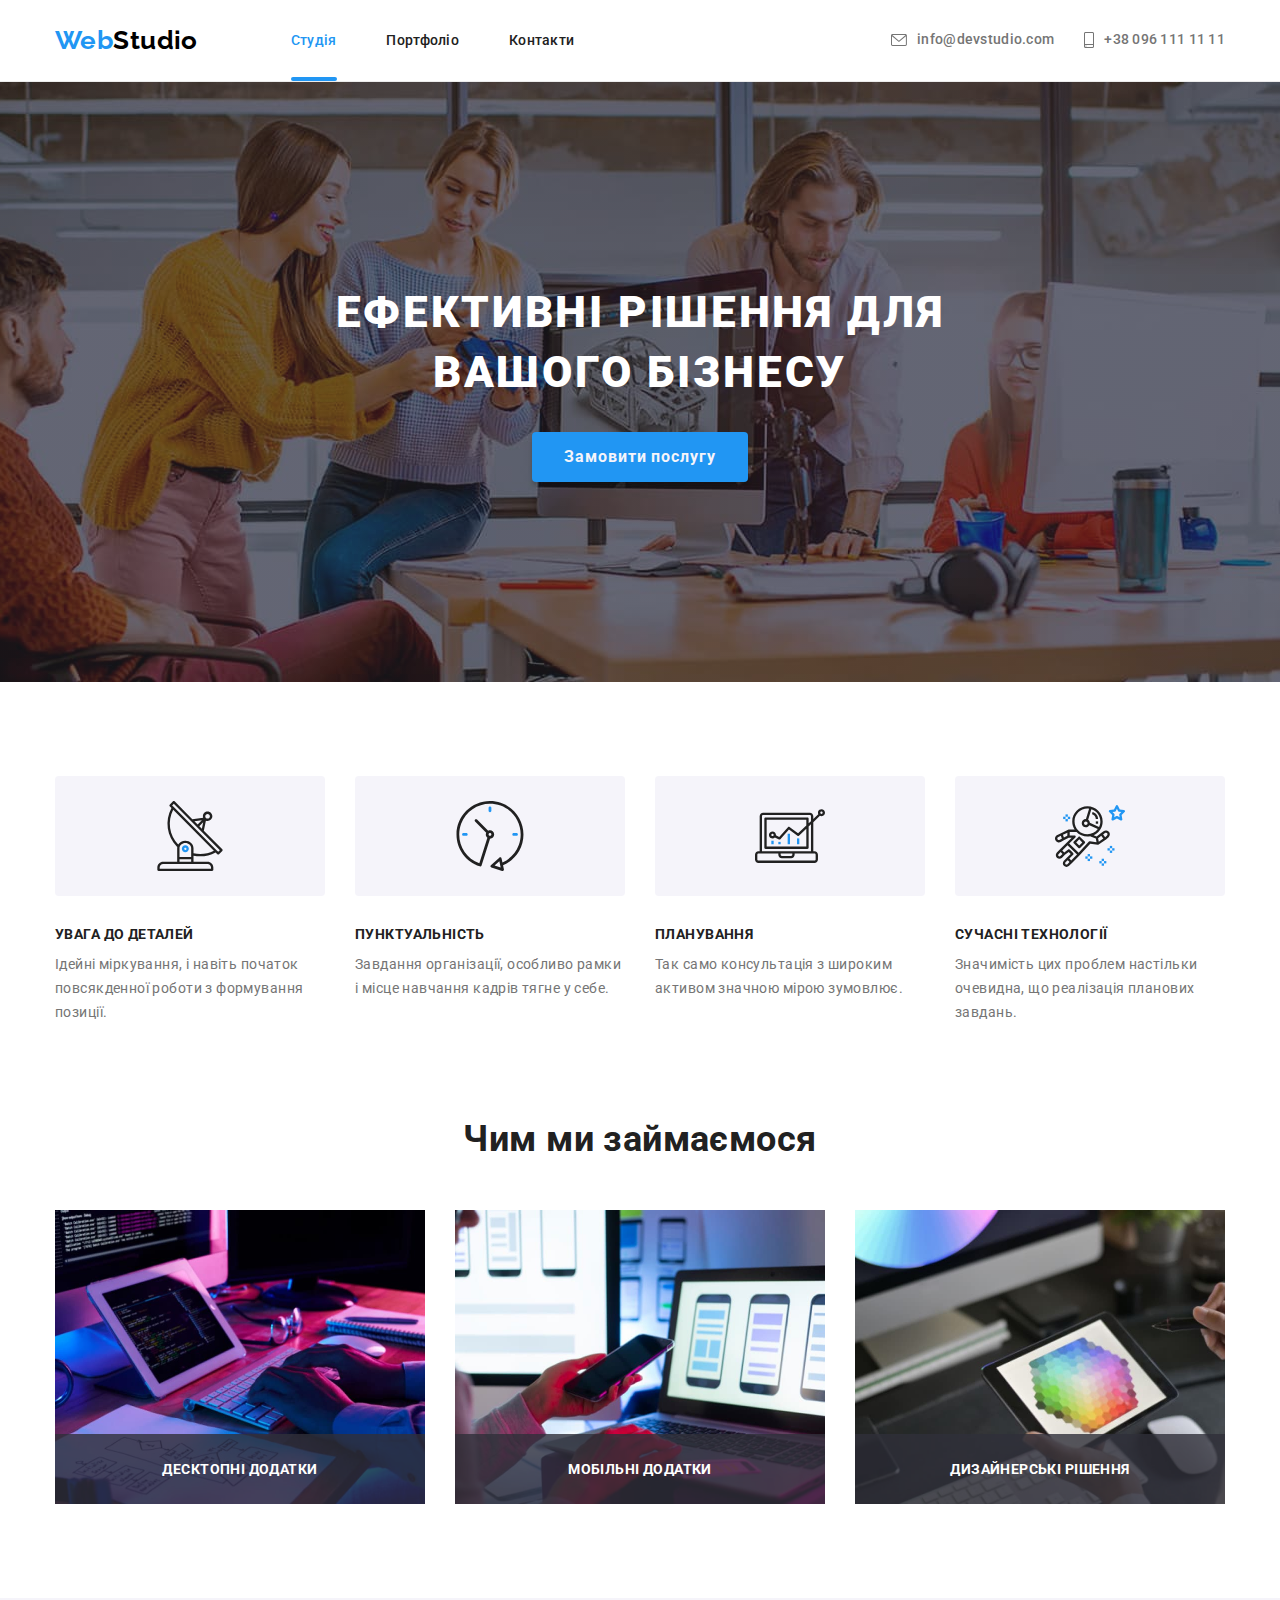
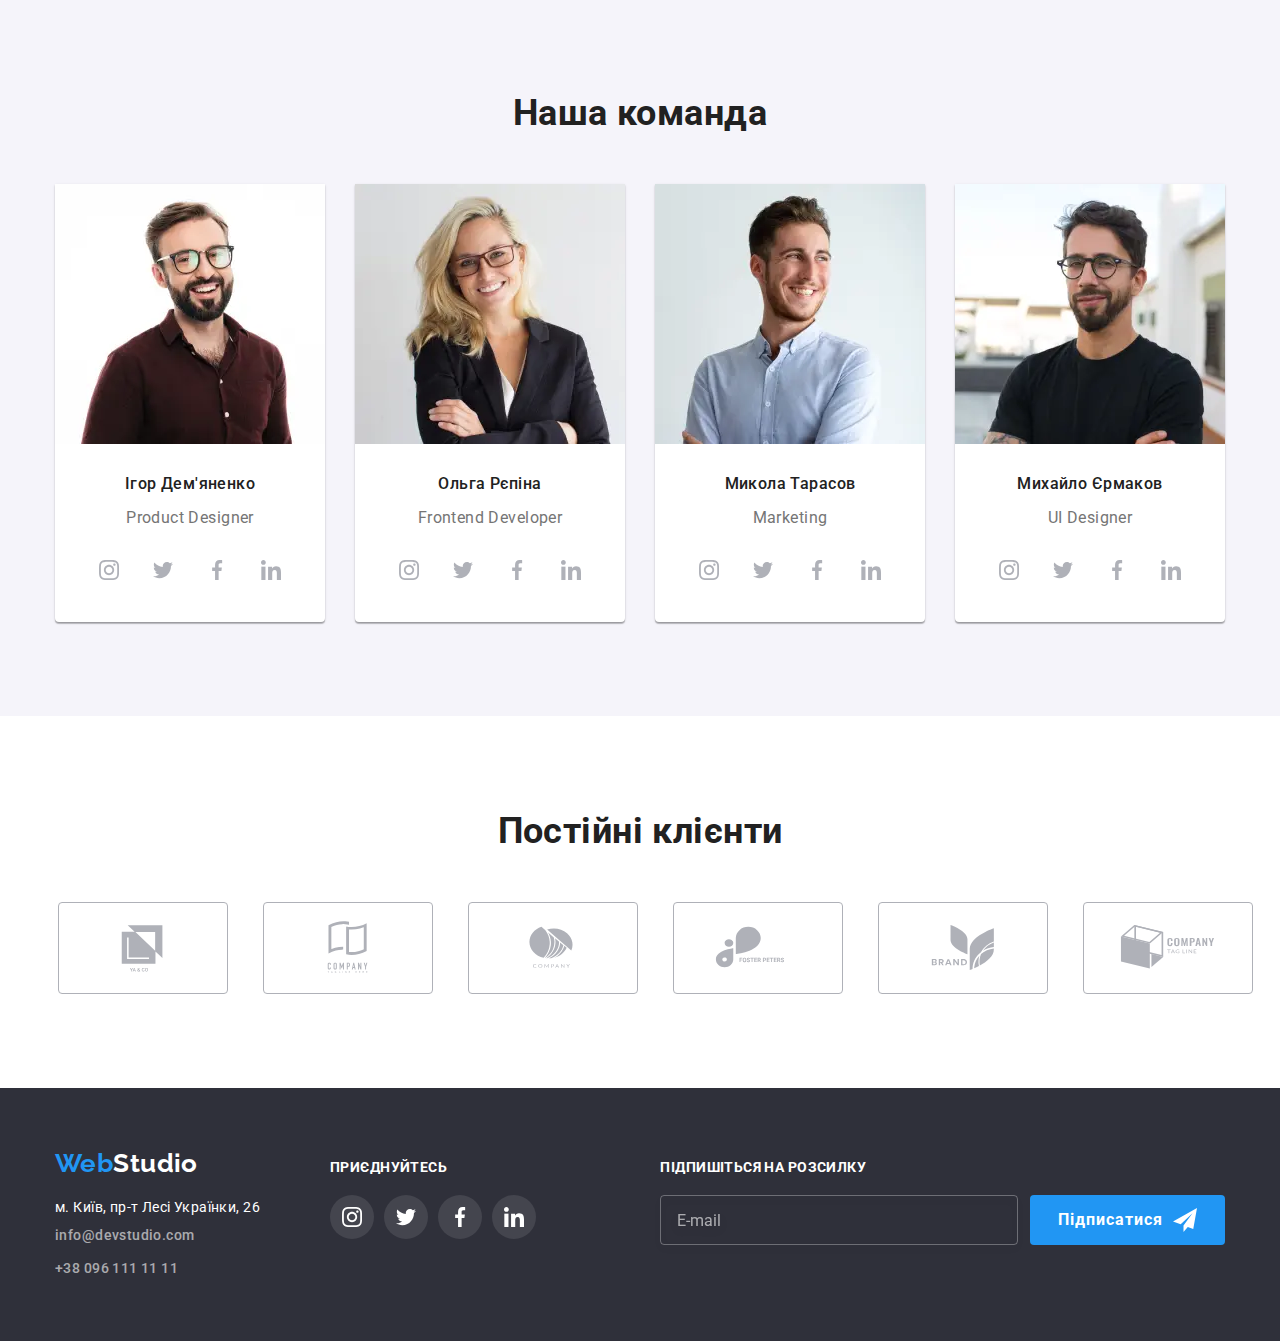
<file: index.html>
<!DOCTYPE html>
<html lang="uk">
  <head>
    <meta charset="UTF-8" />
    <meta http-equiv="X-UA-Compatible" content="IE=edge" />
    <meta name="viewport" content="width=device-width, initial-scale=1.0" />
    <meta name="description" content="Тут представлена робота Войтовича Любомира по верстці сайту на основі макету WebStudio">
    <title>WebStudio</title>
    <link
      rel="apple-touch-icon"
      sizes="180x180"
      href="./apple-touch-icon.png"
    />
    <link
      rel="icon"
      type="image/png"
      sizes="32x32"
      href="./favicon-32x32.png"
    />
    <link
      rel="icon"
      type="image/png"
      sizes="16x16"
      href="./favicon-16x16.png"
    />
    <link rel="manifest" href="/site.webmanifest" />
    <link rel="stylesheet" href="./css/modern-normalize.css" />
    <link rel="stylesheet" href="./css/main.min.css" />
    <link rel="preconnect" href="https://fonts.googleapis.com" />
    <link rel="preconnect" href="https://fonts.gstatic.com" crossorigin />
    <link
      href="https://fonts.googleapis.com/css2?family=Raleway:wght@700&family=Roboto:wght@400;500;700;900&display=swap"
      rel="stylesheet"
    />
  </head>
  <body>
    <header class="header__section">
      <div class="header__container">
        <nav class="header__nav-site">
          <a class="main-logo" lang="en" href="./index.html"
            ><span class="main-logo__color">Web</span>Studio</a
          >
          <ul class="nav list">
            <li class="nav__item">
              <a class="nav__link nav__link_active" href="./index.html"
                >Студія</a
              >
            </li>
            <li class="nav__item">
              <a class="nav__link" href="./portfolio.html">Портфоліо</a>
            </li>
            <li class="nav__item">
              <a class="nav__link" href="./contact.html">Контакти</a>
            </li>
          </ul>
        </nav>
        <button type="button" class="mobile-menu-open js-open-menu" data-menu-open>
          <svg class="mobile-menu-open__icon" width="40" height="40">
            <use href="./images/icons.svg#menu"></use>
          </svg>
        </button>

        <ul class="nav__contact list">
          <li class="contact__item">
            <a class="contact__link" href="mailto:info@devstudio.com">
              <svg class="mail__item" width="16" height="12">
                <use
                  class="mail__link"
                  href="./images/icons.svg#envelope"
                ></use></svg
              >info@devstudio.com</a
            >
          </li>
          <li class="contact__item">
            <a class="contact__link tel" href="tel:+380961111111">
              <svg class="tel__item">
                <use
                  class="tel__link"
                  href="./images/icons.svg#smartphone"
                ></use></svg
              >+38 096 111 11 11</a
            >
          </li>
        </ul>
      </div>
      <div class="mobile-menu js-menu-container" data-menu>
        <div class="container mobile-menu__container">
          <button
            type="button"
            class="mobile-menu__close-button js-close-menu"
            data-menu-close
          >
            <svg class="mobile-menu__close-icon" width="40" height="40">
              <use href="./images/icons.svg#close"></use>
            </svg>
          </button>
          <div class="mobile__container">
            <ul class="mobile-nav list">
              <li class="mobile-nav__item">
                <a
                  class="mobile-nav__link mobile-nav__link_active"
                  href="./index.html"
                  >Студія</a
                >
              </li>
              <li class="mobile-nav__item">
                <a class="mobile-nav__link" href="./portfolio.html"
                  >Портфоліо</a
                >
              </li>
              <li class="mobile-nav__item">
                <a class="mobile-nav__link" href="./contact.html">Контакти</a>
              </li>
            </ul>
              <ul class="mobile-contact list">
                <li class="mobile-contact__item">
                  <a
                    class="mobile-contact__link-tel tel"
                    href="tel:+380961111111"
                    >+38 096 111 11 11</a
                  >
                </li>
                <li class="mobile-contact__item">
                  <a
                    class="mobile-contact__link-emeil"
                    href="mailto:info@devstudio.com"
                    >info@devstudio.com</a
                  >
                </li>
              </ul>
              <ul class="mobile__social list">
                <li class="moblie__social-item">
                  <a href="http://Instagram.com" class="mobile__social-link">Instagram</a>
                </li>
                <li class="moblie__social-item">
                  <a href="http://Twitter.com" class="mobile__social-link">Twitter</a>
                </li>
                <li class="moblie__social-item">
                  <a href="http://Facebook.com" class="mobile__social-link">Facebook</a>
                </li>
                <li class="moblie__social-item">
                  <a href="http://LinkedIn.com" class="mobile__social-link">LinkedIn</a>
                </li>
              </ul>
          </div>
        </div>
      </div>
    </header>
    <main>
      <section class="hero-section">
        <div class="container">
          <h1 class="text-transform hero">
            Ефективні рішення для вашого бізнесу
          </h1>
          <button data-modal-open class="button hero-button" type="button">
            Замовити послугу
          </button>
        </div>
      </section>
      <section class="section">
        <div class="container">
          <h2 class="visually-hidden">Особливості</h2>
          <ul class="description__item list-whot-can list">
            <li class="description__list">
              <h3 class="title__text icon">Увага до деталей</h3>
              <p class="description__text">
                Ідейні міркування, і навіть початок повсякденної роботи з
                формування позиції.
              </p>
            </li>
            <li class="description__list">
              <h3 class="title__text">Пунктуальність</h3>
              <p class="description__text">
                Завдання організації, особливо рамки і місце навчання кадрів
                тягне у себе.
              </p>
            </li>
            <li class="description__list">
              <h3 class="title__text">Планування</h3>
              <p class="description__text">
                Так само консультація з широким активом значною мірою зумовлює.
              </p>
            </li>
            <li class="description__list">
              <h3 class="title__text">Сучасні технології</h3>
              <p class="description__text">
                Значимість цих проблем настільки очевидна, що реалізація
                планових завдань.
              </p>
            </li>
          </ul>
        </div>
      </section>
      <section class="section section-workcom">
        <div class="container">
          <h2 class="workcom__title title">Чим ми займаємося</h2>
          <ul class="workcom__list list">
            <li class="workcom-list-item">
              <div class="workcom__thumb">
                <img
                  src="./images/about-programer.jpg"
                  alt="программист работает в офисе"
                  width="370"
                  height="294"
                />
                <p class="workcom__text">Десктопні додатки</p>
              </div>
            </li>
            <li class="workcom-list-item">
              <div class="workcom__thumb">
                <img
                  src="./images/about-ui-designers.jpg"
                  alt="веб-дизайнеры разрабатывают интерфейс для смартфонов"
                  width="370"
                  height="294"
                />
                <p class="workcom__text">Мобільні додатки</p>
              </div>
            </li>
            <li class="workcom-list-item">
              <div class="workcom__thumb">
                <img
                  src="./images/about-web-design.jpg"
                  alt="веб-дизайнер выбирает цвет"
                  width="370"
                  height="294"
                />
                <p class="workcom__text">Дизайнерські рішення</p>
              </div>
            </li>
          </ul>
        </div>
      </section>
      <section class="section command__section">
        <div class="container">
          <h2 class="command__title title">Наша команда</h2>
          <ul class="command__list list">
            <li class="command__item">
              <picture>
                <source
                  srcset="
                    ./images/Igor-Demyanenko-desk.webp    1x,
                    ./images/Igor-Demyanenko-desk@2x.webp 2x,
                    ./images/Igor-Demyanenko-desk@3x.webp 3x
                  "
                  media="(min-width: 1200px)"
                  type="image/webp"
                />
                <source
                  srcset="
                    ./images/Igor-Demyanenko-desk.jpg    1x,
                    ./images/Igor-Demyanenko-desk@2x.jpg 2x,
                    ./images/Igor-Demyanenko-desk@3x.jpg 3x
                  "
                  media="(min-width: 1200px)"
                  type="image/jpeg"
                />
                <source
                  srcset="
                    ./images/Igor-Demyanenko-tab.webp    1x,
                    ./images/Igor-Demyanenko-tab@2x.webp 2x,
                    ./images/Igor-Demyanenko-tab@3x.webp 3x
                  "
                  media="(min-width: 768px)"
                  type="image/webp"
                />
                <source
                  srcset="
                    ./images/Igor-Demyanenko-tab.jpg    1x,
                    ./images/Igor-Demyanenko-tab@2x.jpg 2x,
                    ./images/Igor-Demyanenko-tab@3x.jpg 3x
                  "
                  media="(min-width: 768px)"
                  type="image/jpeg"
                />
                <source
                  srcset="
                    ./images/Igor-Demyanenko-mob.webp    1x,
                    ./images/Igor-Demyanenko-mob@2x.webp 2x,
                    ./images/Igor-Demyanenko-mob@3x.webp 3x
                  "
                  media="(max-width: 767px)"
                  type="image/webp"
                />
                <source
                  srcset="
                    ./images/Igor-Demyanenko-mob.jpg    1x,
                    ./images/Igor-Demyanenko-mob@2x.jpg 2x,
                    ./images/Igor-Demyanenko-mob@3x.jpg 3x
                  "
                  media="(max-width: 767px)"
                  type="image/jpeg"
                />
                <img
                  src="./images/Igor-Demyanenko-mob.jpg"
                  alt="Ігор Дем'яненко - Дизайнер продукта"
                />
              </picture>
              <div class="name-prof">
                <h3 class="name">Ігор Дем'яненко</h3>
                <p class="prof" lang="en">Product Designer</p>
                <ul class="social-list">
                  <li class="social-list-items list">
                    <a href="http://instagram.com" class="social-list-link">
                      <svg class="social-list-icon">
                        <use href="./images/icons.svg#instagram"></use>
                      </svg>
                    </a>
                  </li>
                  <li class="social-list-items list">
                    <a href="http://twitter.com" class="social-list-link">
                      <svg class="social-list-icon">
                        <use href="./images/icons.svg#twitter"></use>
                      </svg>
                    </a>
                  </li>
                  <li class="social-list-items list">
                    <a href="http://facebook.com" class="social-list-link">
                      <svg class="social-list-icon">
                        <use href="./images/icons.svg#facebook"></use>
                      </svg>
                    </a>
                  </li>
                  <li class="social-list-items list">
                    <a href="http://linkedin.com" class="social-list-link">
                      <svg class="social-list-icon">
                        <use href="./images/icons.svg#linkedin"></use>
                      </svg>
                    </a>
                  </li>
                </ul>
              </div>
            </li>
            <li class="command__item">
              <picture>
                <source
                  srcset="
                    ./images/Olga-Repina-desk.webp    1x,
                    ./images/Olga-Repina-desk@2x.webp 2x,
                    ./images/Olga-Repina-desk@3x.webp 3x
                  "
                  media="(min-width: 1200px)"
                  type="image/webp"
                />
                <source
                  srcset="
                    ./images/Olga-Repina-desk.jpg    1x,
                    ./images/Olga-Repina-desk@2x.jpg 2x,
                    ./images/Olga-Repina-desk@3x.jpg 3x
                  "
                  media="(min-width: 1200px)"
                  type="image/jpeg"
                />
                <source
                  srcset="
                    ./images/Olga-Repina-tab.webp    1x,
                    ./images/Olga-Repina-tab@2x.webp 2x,
                    ./images/Olga-Repina-tab@3x.webp 3x
                  "
                  media="(min-width: 768px)"
                  type="image/webp"
                />
                <source
                  srcset="
                    ./images/Olga-Repina-tab.jpg    1x,
                    ./images/Olga-Repina-tab@2x.jpg 2x,
                    ./images/Olga-Repina-tab@3x.jpg 3x
                  "
                  media="(min-width: 768px)"
                  type="image/jpeg"
                />
                <source
                  srcset="
                    ./images/Olga-Repina-mob.webp    1x,
                    ./images/Olga-Repina-mob@2x.webp 2x,
                    ./images/Olga-Repina-mob@3x.webp 3x
                  "
                  media="(max-width: 767px)"
                  type="image/webp"
                />
                <source
                  srcset="
                    ./images/Olga-Repina-mob.jpg    1x,
                    ./images/Olga-Repina-mob@2x.jpg 2x,
                    ./images/Olga-Repina-mob@3x.jpg 3x
                  "
                  media="(max-width: 767px)"
                  type="image/jpeg"
                />
                <img
                  src="./images/Olga-Repina-mob.jpg"
                  alt="Ольга Рєпіна - Фронтенд-розробник"
                />
              </picture>

              <div class="name-prof">
                <h3 class="name">Ольга Рєпіна</h3>
                <p class="prof" lang="en">Frontend Developer</p>
                <ul class="social-list">
                  <li class="social-list-items list">
                    <a href="http://instagram.com" class="social-list-link">
                      <svg class="social-list-icon">
                        <use href="./images/icons.svg#instagram"></use>
                      </svg>
                    </a>
                  </li>
                  <li class="social-list-items list">
                    <a href="http://twitter.com" class="social-list-link">
                      <svg class="social-list-icon">
                        <use href="./images/icons.svg#twitter"></use>
                      </svg>
                    </a>
                  </li>
                  <li class="social-list-items list">
                    <a href="http://facebook.com" class="social-list-link">
                      <svg class="social-list-icon">
                        <use href="./images/icons.svg#facebook"></use>
                      </svg>
                    </a>
                  </li>
                  <li class="social-list-items list">
                    <a href="http://linkedin.com" class="social-list-link">
                      <svg class="social-list-icon">
                        <use href="./images/icons.svg#linkedin"></use>
                      </svg>
                    </a>
                  </li>
                </ul>
              </div>
            </li>
            <li class="command__item">
              <picture>
                <source
                  srcset="
                    ./images/Nikolai-Tarasov-desk.webp    1x,
                    ./images/Nikolai-Tarasov-desk@2x.webp 2x,
                    ./images/Nikolai-Tarasov-desk@3x.webp 3x
                  "
                  media="(min-width: 1200px)"
                  type="image/webp"
                />
                <source
                  srcset="
                    ./images/Nikolai-Tarasov-desk.jpg    1x,
                    ./images/Nikolai-Tarasov-desk@2x.jpg 2x,
                    ./images/Nikolai-Tarasov-desk@3x.jpg 3x
                  "
                  media="(min-width: 1200px)"
                  type="image/jpeg"
                />
                <source
                  srcset="
                    ./images/Nikolai-Tarasov-tab.webp    1x,
                    ./images/Nikolai-Tarasov-tab@2x.webp 2x,
                    ./images/Nikolai-Tarasov-tab@3x.webp 3x
                  "
                  media="(min-width: 768px)"
                  type="image/webp"
                />
                <source
                  srcset="
                    ./images/Nikolai-Tarasov-tab.jpg    1x,
                    ./images/Nikolai-Tarasov-tab@2x.jpg 2x,
                    ./images/Nikolai-Tarasov-tab@3x.jpg 3x
                  "
                  media="(min-width: 768px)"
                  type="image/jpeg"
                />
                <source
                  srcset="
                    ./images/Nikolai-Tarasov-mob.webp    1x,
                    ./images/Nikolai-Tarasov-mob@2x.webp 2x,
                    ./images/Nikolai-Tarasov-mob@3x.webp 3x
                  "
                  media="(max-width: 767px)"
                  type="image/webp"
                />
                <source
                  srcset="
                    ./images/Nikolai-Tarasov-mob.jpg    1x,
                    ./images/Nikolai-Tarasov-mob@2x.jpg 2x,
                    ./images/Nikolai-Tarasov-mob@3x.jpg 3x
                  "
                  media="(max-width: 767px)"
                  type="image/jpeg"
                />
                <img
                  src="./images/Nikolai-Tarasov-mob.jpg"
                  alt="Микола Тарасов - Маркетинг"
                />
              </picture>

              <div class="name-prof">
                <h3 class="name">Микола Тарасов</h3>
                <p class="prof" lang="en">Marketing</p>
                <ul class="social-list">
                  <li class="social-list-items list">
                    <a href="http://instagram.com" class="social-list-link">
                      <svg class="social-list-icon">
                        <use href="./images/icons.svg#instagram"></use>
                      </svg>
                    </a>
                  </li>
                  <li class="social-list-items list">
                    <a href="http://twitter.com" class="social-list-link">
                      <svg class="social-list-icon">
                        <use href="./images/icons.svg#twitter"></use>
                      </svg>
                    </a>
                  </li>
                  <li class="social-list-items list">
                    <a href="http://facebook.com" class="social-list-link">
                      <svg class="social-list-icon">
                        <use href="./images/icons.svg#facebook"></use>
                      </svg>
                    </a>
                  </li>
                  <li class="social-list-items list">
                    <a href="http://linkedin.com" class="social-list-link">
                      <svg class="social-list-icon">
                        <use href="./images/icons.svg#linkedin"></use>
                      </svg>
                    </a>
                  </li>
                </ul>
              </div>
            </li>
            <li class="command__item">
              <picture>
                <source
                  srcset="
                    ./images/Mikhail-Ermakov-desk.webp    1x,
                    ./images/Mikhail-Ermakov-desk@2x.webp 2x,
                    ./images/Mikhail-Ermakov-desk@3x.webp 3x
                  "
                  media="(min-width: 1200px)"
                  type="image/webp"
                />
                <source
                  srcset="
                    ./images/Mikhail-Ermakov-desk.jpg    1x,
                    ./images/Mikhail-Ermakov-desk@2x.jpg 2x,
                    ./images/Mikhail-Ermakov-desk@3x.jpg 3x
                  "
                  media="(min-width: 1200px)"
                  type="image/jpeg"
                />
                <source
                  srcset="
                    ./images/Mikhail-Ermakov-tab.webp    1x,
                    ./images/Mikhail-Ermakov-tab@2x.webp 2x,
                    ./images/Mikhail-Ermakov-tab@3x.webp 3x
                  "
                  media="(min-width: 768px)"
                  type="image/webp"
                />
                <source
                  srcset="
                    ./images/Mikhail-Ermakov-tab.jpg    1x,
                    ./images/Mikhail-Ermakov-tab@2x.jpg 2x,
                    ./images/Mikhail-Ermakov-tab@3x.jpg 3x
                  "
                  media="(min-width: 768px)"
                  type="image/jpeg"
                />
                <source
                  srcset="
                    ./images/Mikhail-Ermakov-mob.webp    1x,
                    ./images/Mikhail-Ermakov-mob@2x.webp 2x,
                    ./images/Mikhail-Ermakov-mob@3x.webp 3x
                  "
                  media="(max-width: 767px)"
                  type="image/webp"
                />
                <source
                  srcset="
                    ./images/Mikhail-Ermakov-mob.jpg    1x,
                    ./images/Mikhail-Ermakov-mob@2x.jpg 2x,
                    ./images/Mikhail-Ermakov-mob@3x.jpg 3x
                  "
                  media="(max-width: 767px)"
                  type="image/jpeg"
                />
                <img
                  src="./images/Mikhail-Ermakov-mob.jpg"
                  alt="Михайло Єрмаков - Дизайнер користувацько интерфейсу"
                />
              </picture>

              <div class="name-prof">
                <h3 class="name">Михайло Єрмаков</h3>
                <p class="prof" lang="en">UI Designer</p>
                <ul class="social-list">
                  <li class="social-list-items list">
                    <a href="http://instagram.com" class="social-list-link">
                      <svg class="social-list-icon">
                        <use href="./images/icons.svg#instagram"></use>
                      </svg>
                    </a>
                  </li>
                  <li class="social-list-items list">
                    <a href="http://twitter.com" class="social-list-link">
                      <svg class="social-list-icon">
                        <use href="./images/icons.svg#twitter"></use>
                      </svg>
                    </a>
                  </li>
                  <li class="social-list-items list">
                    <a href="http://facebook.com" class="social-list-link">
                      <svg class="social-list-icon">
                        <use href="./images/icons.svg#facebook"></use>
                      </svg>
                    </a>
                  </li>
                  <li class="social-list-items list">
                    <a href="http://linkedin.com" class="social-list-link">
                      <svg class="social-list-icon">
                        <use href="./images/icons.svg#linkedin"></use>
                      </svg>
                    </a>
                  </li>
                </ul>
              </div>
            </li>
          </ul>
        </div>
      </section>
      <section class="section clients">
        <div class="container">
          <h2 class="clients__text title">Постійні клієнти</h2>
          <ul class="clients__list list">
            <li class="clients__item">
              <a href="#" class="clients__link">
                <svg class="clients__icon" width="106" height="60">
                  <use href="./images/icons.svg#company-1"></use>
                </svg>
              </a>
            </li>
            <li class="clients__item">
              <a href="#" class="clients__link">
                <svg class="clients__icon" width="106" height="60">
                  <use href="./images/icons.svg#company-2"></use>
                </svg>
              </a>
            </li>
            <li class="clients__item">
              <a href="#" class="clients__link">
                <svg class="clients__icon" width="106" height="60">
                  <use href="./images/icons.svg#company-3"></use>
                </svg>
              </a>
            </li>
            <li class="clients__item">
              <a href="#" class="clients__link">
                <svg class="clients__icon" width="106" height="60">
                  <use href="./images/icons.svg#company-4"></use>
                </svg>
              </a>
            </li>
            <li class="clients__item">
              <a href="#" class="clients__link">
                <svg class="clients__icon" width="106" height="60">
                  <use href="./images/icons.svg#company-5"></use>
                </svg>
              </a>
            </li>
            <li class="clients__item">
              <a href="#" class="clients__link">
                <svg class="clients__icon" width="106" height="60">
                  <use href="./images/icons.svg#company-6"></use>
                </svg>
              </a>
            </li>
          </ul>
        </div>
      </section>
    </main>
    <footer class="footer__section">
      <div class="container footer__container">
        <div class="footer__contact">
          <a class="footer__logo" lang="en" href="./index.html"
            ><span class="main-logo__color">Web</span>Studio</a
          >
          <address class="contact">
            <ul class="list">
              <li class="footer__contact-item">
                <a
                  class="footer__gps-link"
                  href="https://goo.gl/maps/VRm5s5utbLu2678L6"
                  target="_blank"
                  rel="noopener nofollow noreferrer"
                  >м. Київ, пр-т Лесі Українки, 26</a
                >
              </li>
              <li class="footer__contact-item">
                <a class="footer__contact-link" href="mailto:info@devstudio.com"
                  >info@devstudio.com</a
                >
              </li>
              <li class="footer__contact-item">
                <a class="footer__contact-link" href="tel:+380961111111"
                  >+38 096 111 11 11</a
                >
              </li>
            </ul>
          </address>
        </div>
        <div class="conect">
          <p class="conect__title">приєднуйтесь</p>
          <ul class="footer__social-list list">
            <li class="social-list-items list">
              <a href="http://instagram.com" class="footer__social-link">
                <svg class="social-list-icon">
                  <use href="./images/icons.svg#instagram"></use>
                </svg>
              </a>
            </li>
            <li class="social-list-items list">
              <a href="http://twitter.com" class="footer__social-link">
                <svg class="social-list-icon">
                  <use href="./images/icons.svg#twitter"></use>
                </svg>
              </a>
            </li>
            <li class="social-list-items list">
              <a href="http://facebook.com" class="footer__social-link">
                <svg class="social-list-icon">
                  <use href="./images/icons.svg#facebook"></use>
                </svg>
              </a>
            </li>
            <li class="social-lits-items list">
              <a href="http://linkedin.com" class="footer__social-link">
                <svg class="social-list-icon">
                  <use href="./images/icons.svg#linkedin"></use>
                </svg>
              </a>
            </li>
          </ul>
        </div>
        <div class="subscribe__container">
          <p class="subscribe__text">Підпишіться на розсилку</p>
          <form class="subscribe">
            <input
              type="email"
              name="subscribe_user_email"
              class="subscribe__email"
              required
              placeholder="E-mail"
            />
            <button class="button submit__button" type="submit">
              Підписатися<svg class="submit__icon" width="24" height="24">
                <use href="./images/icons.svg#send"></use>
              </svg>
            </button>
          </form>
        </div>
      </div>
    </footer>
    <div class="backdrop is-hidden" data-modal>
      <div class="modal">
        <button class="modal-close-button" data-modal-close>
          <svg class="modal-close-icon" width="18" height="18">
            <use href="./images/icons.svg#close"></use>
          </svg>
        </button>
        <form class="modal-form">
          <p class="modal-title">Залиште свої дані, ми вам передзвонимо</p>
          <label class="modal-form-field">
            <span class="modal-form-input-description">Ім'я</span>
            <span class="modal-form-input-wrapper">
              <input
                type="text"
                name="user_name"
                class="modal-form-input"
                required
                pattern="[a-zA-Zа-яА-Я]+"
                minlength="2"
              />
              <span class="modal-form-input-icon"
                ><svg width="18" height="18">
                  <use href="./images/icons.svg#person"></use></svg
              ></span>
            </span>
          </label>
          <label class="modal-form-field">
            <span class="modal-form-input-description">Телефон</span>
            <span class="modal-form-input-wrapper">
              <input
                type="tel"
                name="user_phone"
                class="modal-form-input"
                required
                pattern="[0-9]{3}-[0-9]{3}-[0-9]{2}-[0-9]{2}"
                title="xxx-xxx-xx-xx"
              />
              <span class="modal-form-input-icon"
                ><svg width="18" height="18">
                  <use href="./images/icons.svg#phone"></use></svg
              ></span>
            </span>
          </label>
          <label class="modal-form-field">
            <span class="modal-form-input-description">Пошта</span>
            <span class="modal-form-input-wrapper">
              <input
                type="email"
                name="user_email"
                class="modal-form-input"
                required
              />
              <span class="modal-form-input-icon"
                ><svg width="18" height="18">
                  <use href="./images/icons.svg#email"></use></svg
              ></span>
            </span>
          </label>
          <label class="modal-form-field">
            <span class="modal-form-textarea"> Коментар</span>
            <textarea
              name="user_message"
              class="modal-form-message"
              placeholder="Введіть текст"
            ></textarea>
          </label>
          <input
            id="user-policy"
            type="checkbox"
            name="user_policy"
            class="modal-form-check visually-hidden"
          />
          <label for="user-policy" class="modal-form-check-description"
            >Погоджуюся з розсилкою та приймаю&nbsp;<a
              class="modal-form-check-link link"
              href="index.html"
              >Умови договору</a
            >
          </label>
          <button type="submit" class="button modal-form-submit">
            Відправити
          </button>
        </form>
      </div>
    </div>

    <script src="./js/modal.js"></script>
    <script src="./js/mobile-menu.js"></script>
  </body>
</html>
</file>
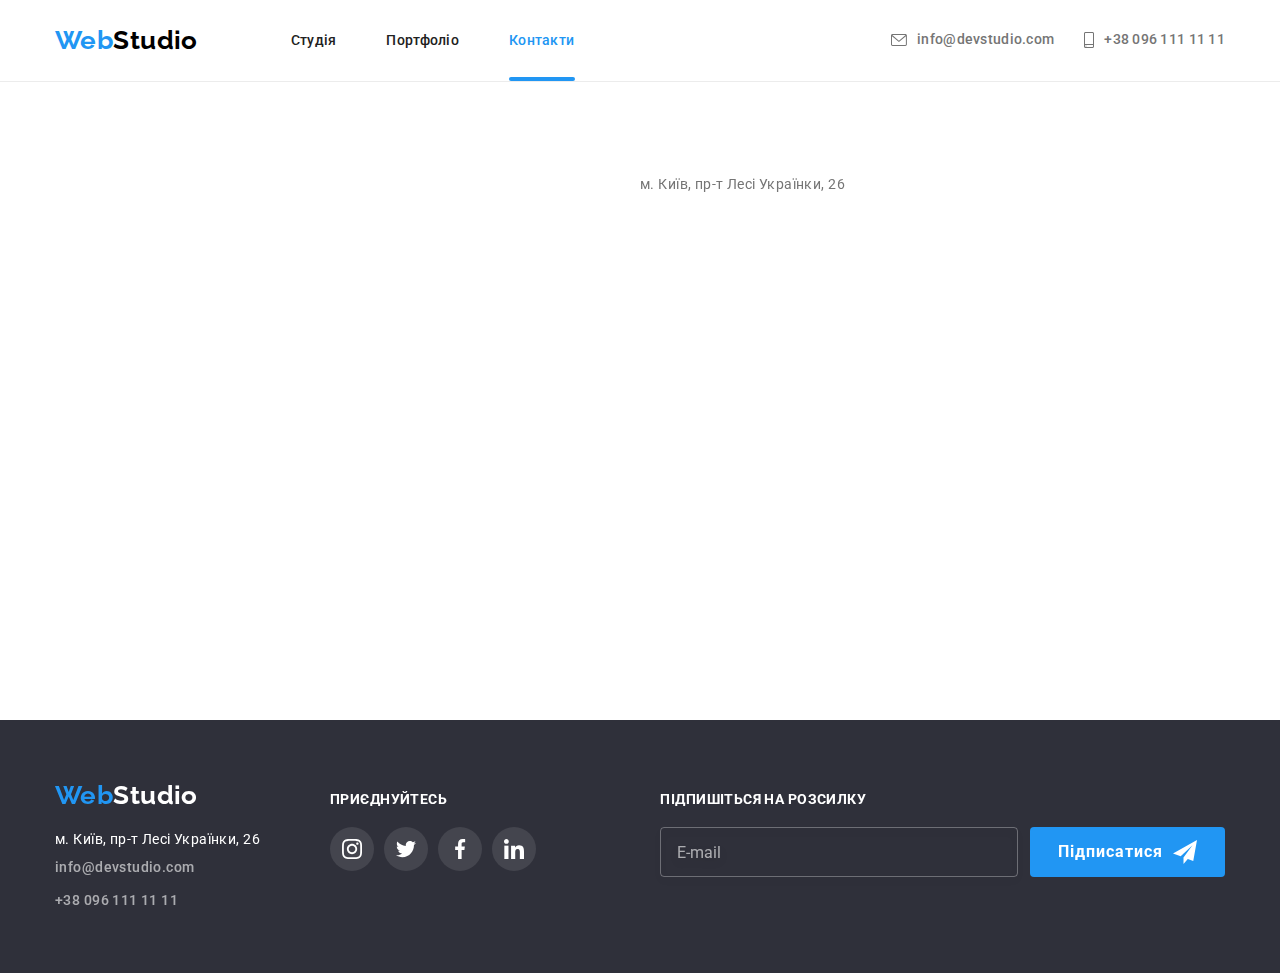
<file: contact.html>
<!DOCTYPE html>
<html lang="uk">
  <head>
    <meta charset="UTF-8" />
    <meta http-equiv="X-UA-Compatible" content="IE=edge" />
    <meta name="viewport" content="width=device-width, initial-scale=1.0" />
    <title>WebStudio</title>
    <link
      rel="apple-touch-icon"
      sizes="180x180"
      href="./apple-touch-icon.png"
    />
    <link
      rel="icon"
      type="image/png"
      sizes="32x32"
      href="./favicon-32x32.png"
    />
    <link
      rel="icon"
      type="image/png"
      sizes="16x16"
      href="./favicon-16x16.png"
    />
    <link rel="manifest" href="/site.webmanifest" />
    <link rel="stylesheet" href="./css/modern-normalize.css" />
    <link rel="stylesheet" href="./css/main.min.css" />
    <link rel="preconnect" href="https://fonts.googleapis.com" />
    <link rel="preconnect" href="https://fonts.gstatic.com" crossorigin />
    <link
      href="https://fonts.googleapis.com/css2?family=Raleway:wght@700&family=Roboto:wght@400;500;700;900&display=swap"
      rel="stylesheet"
    />
  </head>
  <body class="body-font">
    <header class="header__section">
      <div class="header__container">
        <nav class="header__nav-site">
          <a class="main-logo" lang="en" href="./index.html"
            ><span class="main-logo__color">Web</span>Studio</a
          >
          <ul class="nav list">
            <li class="nav__item">
              <a class="nav__link" href="./index.html"
                >Студія</a
              >
            </li>
            <li class="nav__item">
              <a class="nav__link" href="./portfolio.html">Портфоліо</a>
            </li>
            <li class="nav__item">
              <a class="nav__link nav__link_active" href="./contact.html">Контакти</a>
            </li>
          </ul>
        </nav>
        <button type="button" class="mobile-menu-open js-open-menu" data-menu-open>
          <svg class="mobile-menu-open__icon" width="40" height="40">
            <use href="./images/icons.svg#menu"></use>
          </svg>
        </button>

        <ul class="nav__contact list">
          <li class="contact__item">
            <a class="contact__link" href="mailto:info@devstudio.com">
              <svg class="mail__item" width="16" height="12">
                <use
                  class="mail__link"
                  href="./images/icons.svg#envelope"
                ></use></svg
              >info@devstudio.com</a
            >
          </li>
          <li class="contact__item">
            <a class="contact__link tel" href="tel:+380961111111">
              <svg class="tel__item">
                <use
                  class="tel__link"
                  href="./images/icons.svg#smartphone"
                ></use></svg
              >+38 096 111 11 11</a
            >
          </li>
        </ul>
      </div>
      <div class="mobile-menu js-menu-container" data-menu>
        <div class="container mobile-menu__container">
          <button
            type="button"
            class="mobile-menu__close-button js-close-menu"
            data-menu-close
          >
            <svg class="mobile-menu__close-icon" width="40" height="40">
              <use href="./images/icons.svg#close"></use>
            </svg>
          </button>
          <div class="mobile__container">
            <ul class="mobile-nav list">
              <li class="mobile-nav__item">
                <a
                  class="mobile-nav__link"
                  href="./index.html"
                  >Студія</a
                >
              </li>
              <li class="mobile-nav__item">
                <a class="mobile-nav__link" href="./portfolio.html"
                  >Портфоліо</a
                >
              </li>
              <li class="mobile-nav__item">
                <a class="mobile-nav__link mobile-nav__link_active" href="./contact.html">Контакти</a>
              </li>
            </ul>
            <div class="mobile-contact__container">
              <ul class="mobile-contact list">
                <li class="mobile-contact__item">
                  <a
                    class="mobile-contact__link-tel tel"
                    href="tel:+380961111111"
                    >+38 096 111 11 11</a
                  >
                </li>
                <li class="mobile-contact__item">
                  <a
                    class="mobile-contact__link-emeil"
                    href="mailto:info@devstudio.com"
                    >info@devstudio.com</a
                  >
                </li>
              </ul>
              <ul class="mobile__social list">
                <li class="moblie__social-item">
                  <a href="http://Instagram.com" class="mobile__social-link">Instagram</a>
                </li>
                <li class="moblie__social-item">
                  <a href="http://Twitter.com" class="mobile__social-link">Twitter</a>
                </li>
                <li class="moblie__social-item">
                  <a href="http://Facebook.com" class="mobile__social-link">Facebook</a>
                </li>
                <li class="moblie__social-item">
                  <a href="http://LinkedIn.com" class="mobile__social-link">LinkedIn</a>
                </li>
              </ul>
            </div>
          </div>
        </div>
      </div>
    </header>
    <main>
      <section class="section container page-contact">
        <iframe
          src="https://www.google.com/maps/embed?pb=!1m18!1m12!1m3!1d2541.7794497406567!2d30.5383858!3d50.426580699999995!2m3!1f0!2f0!3f0!3m2!1i1024!2i768!4f13.1!3m3!1m2!1s0x40d4cf0e033ecbe9%3A0x57a4dffefec77da0!2z0LHRg9C7LiDQm9C10YHQuCDQo9C60YDQsNC40L3QutC4LCAyNiwg0JrQuNC10LIsIDAyMDAw!5e0!3m2!1sru!2sua!4v1660517904068!5m2!1sru!2sua"
          width="50%"
          height="450"
          style="border: 0"
          allowfullscreen=""
          loading="lazy"
          referrerpolicy="no-referrer-when-downgrade"
        ></iframe>
        <p>м. Київ, пр-т Лесі Українки, 26</p>
      </section>
    </main>
    <footer class="footer__section">
      <div class="container footer__container">
        <div class="footer__contact">
          <a class="footer__logo" lang="en" href="./index.html"
            ><span class="main-logo__color">Web</span>Studio</a
          >
          <address class="contact">
            <ul class="list">
              <li class="footer__contact-item">
                <a
                  class="footer__gps-link"
                  href="https://goo.gl/maps/VRm5s5utbLu2678L6"
                  target="_blank"
                  rel="noopener nofollow noreferrer"
                  >м. Київ, пр-т Лесі Українки, 26</a
                >
              </li>
              <li class="footer__contact-item">
                <a class="footer__contact-link" href="mailto:info@devstudio.com"
                  >info@devstudio.com</a
                >
              </li>
              <li class="footer__contact-item">
                <a class="footer__contact-link" href="tel:+380961111111"
                  >+38 096 111 11 11</a
                >
              </li>
            </ul>
          </address>
        </div>
        <div class="conect">
          <p class="conect__title">приєднуйтесь</p>
          <ul class="footer__social-list list">
            <li class="social-list-items list">
              <a href="http://instagram.com" class="footer__social-link">
                <svg class="social-list-icon">
                  <use href="./images/icons.svg#instagram"></use>
                </svg>
              </a>
            </li>
            <li class="social-list-items list">
              <a href="http://twitter.com" class="footer__social-link">
                <svg class="social-list-icon">
                  <use href="./images/icons.svg#twitter"></use>
                </svg>
              </a>
            </li>
            <li class="social-list-items list">
              <a href="http://facebook.com" class="footer__social-link">
                <svg class="social-list-icon">
                  <use href="./images/icons.svg#facebook"></use>
                </svg>
              </a>
            </li>
            <li class="social-lits-items list">
              <a href="http://linkedin.com" class="footer__social-link">
                <svg class="social-list-icon">
                  <use href="./images/icons.svg#linkedin"></use>
                </svg>
              </a>
            </li>
          </ul>
        </div>
        <div class="subscribe__container">
          <p class="subscribe__text">Підпишіться на розсилку</p>
          <form class="subscribe">
            <input
              type="email"
              name="subscribe_user_email"
              class="subscribe__email"
              required
              placeholder="E-mail"
            />
            <button class="button submit__button" type="submit">
              Підписатися<svg class="submit__icon" width="24" height="24">
                <use href="./images/icons.svg#send"></use>
              </svg>
            </button>
          </form>
        </div>
      </div>
    </footer>
    <script src="./js/mobile-menu.js"></script>
  </body>
</html>
</file>
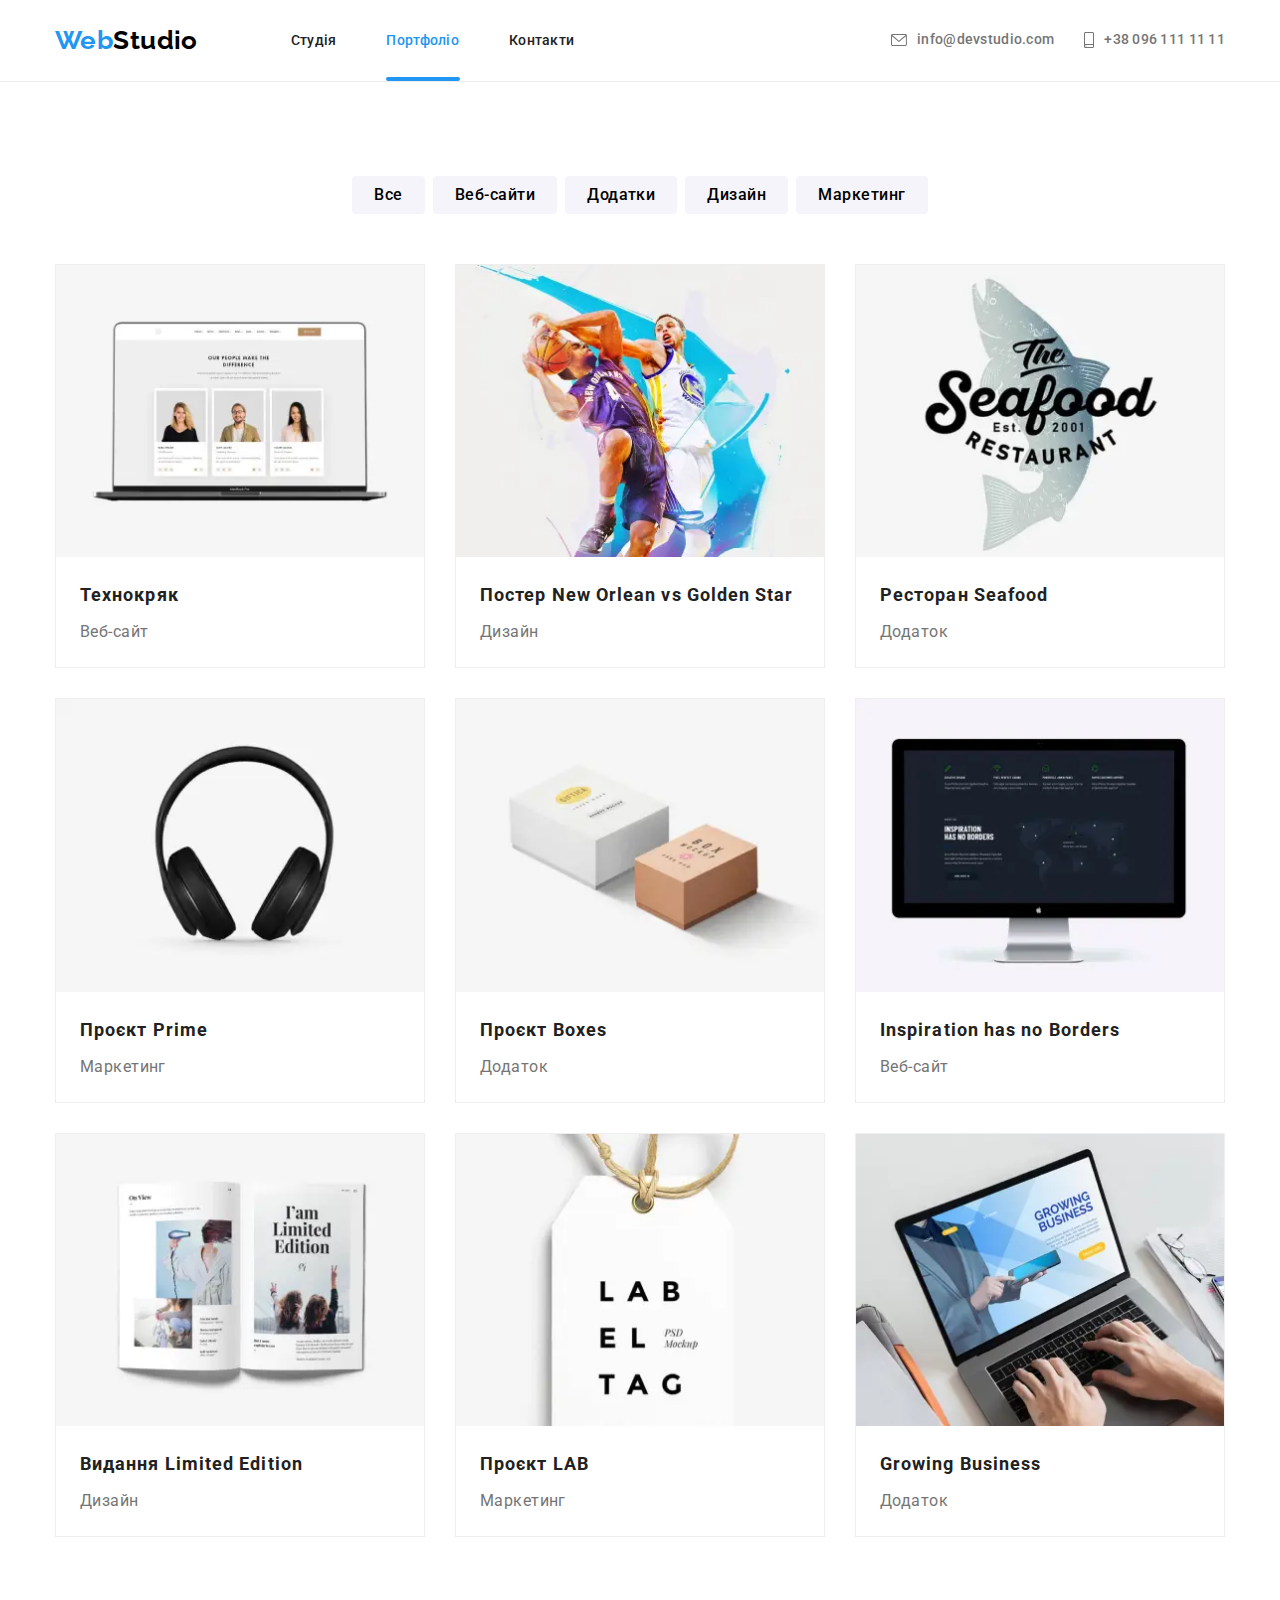
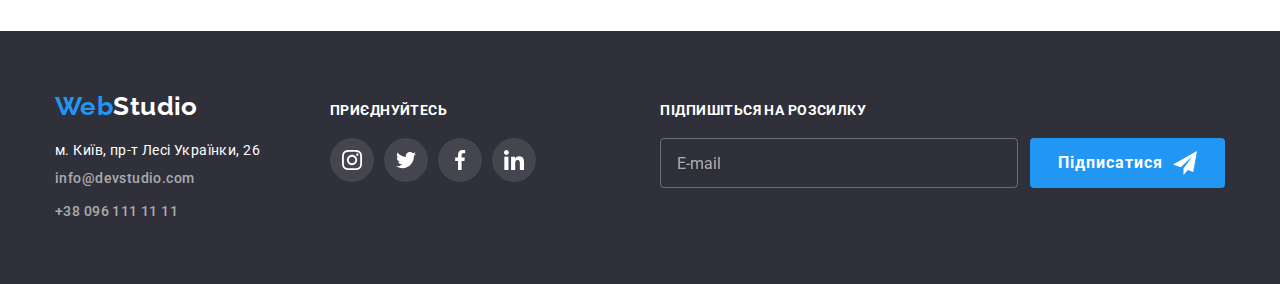
<file: portfolio.html>
<!DOCTYPE html>
<html lang="uk">
  <head>
    <meta charset="UTF-8" />
    <meta http-equiv="X-UA-Compatible" content="IE=edge" />
    <meta name="viewport" content="width=device-width, initial-scale=1.0" />
    <title>WebStudio</title>
    <link
      rel="apple-touch-icon"
      sizes="180x180"
      href="./apple-touch-icon.png"
    />
    <link
      rel="icon"
      type="image/png"
      sizes="32x32"
      href="./favicon-32x32.png"
    />
    <link
      rel="icon"
      type="image/png"
      sizes="16x16"
      href="./favicon-16x16.png"
    />
    <link rel="manifest" href="/site.webmanifest" />
    <link rel="stylesheet" href="./css/modern-normalize.css" />
    <link rel="stylesheet" href="./css/main.min.css" />
    <link rel="preconnect" href="https://fonts.googleapis.com" />
    <link rel="preconnect" href="https://fonts.gstatic.com" crossorigin />
    <link
      href="https://fonts.googleapis.com/css2?family=Raleway:wght@700&family=Roboto:wght@400;500;700;900&display=swap"
      rel="stylesheet"
    />
  </head>
  <body class="body-font">
    <header class="header__section">
      <div class="header__container">
        <nav class="header__nav-site">
          <a class="main-logo" lang="en" href="./index.html"
            ><span class="main-logo__color">Web</span>Studio</a
          >
          <ul class="nav list">
            <li class="nav__item">
              <a class="nav__link" href="./index.html"
                >Студія</a
              >
            </li>
            <li class="nav__item">
              <a class="nav__link nav__link_active" href="./portfolio.html">Портфоліо</a>
            </li>
            <li class="nav__item">
              <a class="nav__link" href="./contact.html">Контакти</a>
            </li>
          </ul>
        </nav>
        <button type="button" class="mobile-menu-open js-open-menu" data-menu-open>
          <svg class="mobile-menu-open__icon" width="40" height="40">
            <use href="./images/icons.svg#menu"></use>
          </svg>
        </button>

        <ul class="nav__contact list">
          <li class="contact__item">
            <a class="contact__link" href="mailto:info@devstudio.com">
              <svg class="mail__item" width="16" height="12">
                <use
                  class="mail__link"
                  href="./images/icons.svg#envelope"
                ></use></svg
              >info@devstudio.com</a
            >
          </li>
          <li class="contact__item">
            <a class="contact__link tel" href="tel:+380961111111">
              <svg class="tel__item">
                <use
                  class="tel__link"
                  href="./images/icons.svg#smartphone"
                ></use></svg
              >+38 096 111 11 11</a
            >
          </li>
        </ul>
      </div>
      <div class="mobile-menu js-menu-container" data-menu>
        <div class="container mobile-menu__container">
          <button
            type="button"
            class="mobile-menu__close-button js-close-menu"
            data-menu-close
          >
            <svg class="mobile-menu__close-icon" width="40" height="40">
              <use href="./images/icons.svg#close"></use>
            </svg>
          </button>
          <div class="mobile__container">
            <ul class="mobile-nav list">
              <li class="mobile-nav__item">
                <a
                  class="mobile-nav__link"
                  href="./index.html"
                  >Студія</a
                >
              </li>
              <li class="mobile-nav__item">
                <a class="mobile-nav__link mobile-nav__link_active" href="./portfolio.html"
                  >Портфоліо</a
                >
              </li>
              <li class="mobile-nav__item">
                <a class="mobile-nav__link" href="./contact.html">Контакти</a>
              </li>
            </ul>
            <div class="mobile-contact__container">
              <ul class="mobile-contact list">
                <li class="mobile-contact__item">
                  <a
                    class="mobile-contact__link-tel tel"
                    href="tel:+380961111111"
                    >+38 096 111 11 11</a
                  >
                </li>
                <li class="mobile-contact__item">
                  <a
                    class="mobile-contact__link-emeil"
                    href="mailto:info@devstudio.com"
                    >info@devstudio.com</a
                  >
                </li>
              </ul>
              <ul class="mobile__social list">
                <li class="moblie__social-item">
                  <a href="http://Instagram.com" class="mobile__social-link">Instagram</a>
                </li>
                <li class="moblie__social-item">
                  <a href="http://Twitter.com" class="mobile__social-link">Twitter</a>
                </li>
                <li class="moblie__social-item">
                  <a href="http://Facebook.com" class="mobile__social-link">Facebook</a>
                </li>
                <li class="moblie__social-item">
                  <a href="http://LinkedIn.com" class="mobile__social-link">LinkedIn</a>
                </li>
              </ul>
            </div>
          </div>
        </div>
      </div>
    </header>
    <main>
      <section class="section">
        <div class="container">
          <h1 class="visually-hidden">Портфоліо</h1>
          <ul class="portfolio__buttons list">
            <li><button class="button">Все</button></li>
            <li><button class="button">Веб-сайти</button></li>
            <li><button class="button">Додатки</button></li>
            <li><button class="button">Дизайн</button></li>
            <li><button class="button">Маркетинг</button></li>
          </ul>
          <h2 class="visually-hidden">Проекти</h2>
          <ul class="portfolio__list list">
            <li class="portfolio__item">
              <a class="portfolio__link" href="">
                <div class="portfolio__wrapper">
                  <picture>
                    <source
                      srcset="./images/portfolio1-desk.webp 1x,
                        ./images/portfolio1-desk@2x.webp 2x,
                        ./images/portfolio1-desk@3x.webp 3x
                      "
                      media="(min-width: 1200px)"
                      type="image/webp"
                    />
                    <source
                      srcset="
                        ./images/portfolio1-desk.jpg 1x,
                        ./images/portfolio1-desk@2x.jpg 2x,
                        ./images/portfolio1-desk@3x.jpg 3x
                      "
                      media="(min-width: 1200px)"
                      type="image/jpeg"
                    />
                    <source
                      srcset="
                        ./images/portfolio1-tab.webp 1x,
                        ./images/portfolio1-tab@2x.webp 2x,
                        ./images/portfolio1-tab@3x.webp 3x
                      "
                      media="(min-width: 768px)"
                      type="image/webp"
                    />
                    <source
                      srcset="
                        ./images/portfolio1-tab.jpg 1x,
                        ./images/portfolio1-tab@2x.jpg 2x,
                        ./images/portfolio1-tab@3x.jpg 3x
                      "
                      media="(min-width: 768px)"
                      type="image/jpeg"
                    />
                    <source
                      srcset="
                        ./images/portfolio1-mob.webp 1x,
                        ./images/portfolio1-mob@2x.webp 2x,
                        ./images/portfolio1-mob@3x.webp 3x
                      "
                      media="(max-width: 767px)"
                      type="image/webp"
                    />
                    <source
                      srcset="
                        ./images/portfolio1-mob.jpg 1x,
                        ./images/portfolio1-mob@2x.jpg 2x,
                        ./images/portfolio1-mob@3x.jpg 3x
                      "
                      media="(max-width: 767px)"
                      type="image/jpeg"
                    />
                    <img
                      src="./images/portfolio1-mob.jpg"
                      alt="веб страница"
                                       />
                  </picture>
        
                  <p class="portfolio__overlay">
                    Ресурс пропонує комплексні пропозиції з різним рівнем
                    функціоналу та сервісів. Все це дозволить відвідувачу
                    отримати вичерпні відомості про компанію чи приватну особу.
                  </p>
                </div>
                <div class="portfolio__content">
                  <h3 class="portfolio__title">Технокряк</h3>
                  <p class="portfolio__name">Веб-сайт</p>
                </div>
              </a>
            </li>
            <li class="portfolio__item">
              <a class="portfolio__link" href="">
                <div class="portfolio__wrapper">
                  <picture>
                    <source
                      srcset="./images/portfolio2-desk.webp 1x,
                        ./images/portfolio2-desk@2x.webp 2x,
                        ./images/portfolio2-desk@3x.webp 3x
                      "
                      media="(min-width: 1200px)"
                      type="image/webp"
                    />
                    <source
                      srcset="
                        ./images/portfolio2-desk.jpg 1x,
                        ./images/portfolio2-desk@2x.jpg 2x,
                        ./images/portfolio2-desk@3x.jpg 3x
                      "
                      media="(min-width: 1200px)"
                      type="image/jpeg"
                    />
                    <source
                      srcset="
                        ./images/portfolio2-tab.webp 1x,
                        ./images/portfolio2-tab@2x.webp 2x,
                        ./images/portfolio2-tab@3x.webp 3x
                      "
                      media="(min-width: 768px)"
                      type="image/webp"
                    />
                    <source
                      srcset="
                        ./images/portfolio2-tab.jpg 1x,
                        ./images/portfolio2-tab@2x.jpg 2x,
                        ./images/portfolio2-tab@3x.jpg 3x
                      "
                      media="(min-width: 768px)"
                      type="image/jpeg"
                    />
                    <source
                      srcset="
                        ./images/portfolio2-mob.webp 1x,
                        ./images/portfolio2-mob@2x.webp 2x,
                        ./images/portfolio2-mob@3x.webp 3x
                      "
                      media="(max-width: 767px)"
                      type="image/webp"
                    />
                    <source
                      srcset="
                        ./images/portfolio2-mob.jpg 1x,
                        ./images/portfolio2-mob@2x.jpg 2x,
                        ./images/portfolio2-mob@3x.jpg 3x
                      "
                      media="(max-width: 767px)"
                      type="image/jpeg"
                    />
                    <img
                      src="./images/portfolio2-mob.jpg"
                      alt="двое играют баскетбол"
                    />
                  </picture>
                 
                  <p class="portfolio__overlay">
                    Ресурс пропонує комплексні пропозиції з різним рівнем
                    функціоналу та сервісів. Все це дозволить відвідувачу
                    отримати вичерпні відомості про компанію чи приватну особу.
                  </p>
                </div>
                <div class="portfolio__content">
                  <h3 class="portfolio__title">
                    Постер New Orlean vs Golden Star
                  </h3>
                  <p class="portfolio__name">Дизайн</p>
                </div>
              </a>
            </li>
            <li class="portfolio__item">
              <a class="portfolio__link" href="">
                <div class="portfolio__wrapper">
                  <picture>
                    <source
                      srcset="./images/portfolio3-desk.webp 1x,
                        ./images/portfolio3-desk@2x.webp 2x,
                        ./images/portfolio3-desk@3x.webp 3x
                      "
                      media="(min-width: 1200px)"
                      type="image/webp"
                    />
                    <source
                      srcset="
                        ./images/portfolio3-desk.jpg 1x,
                        ./images/portfolio3-desk@2x.jpg 2x,
                        ./images/portfolio3-desk@3x.jpg 3x
                      "
                      media="(min-width: 1200px)"
                      type="image/jpeg"
                    />
                    <source
                      srcset="
                        ./images/portfolio3-tab.webp 1x,
                        ./images/portfolio3-tab@2x.webp 2x,
                        ./images/portfolio3-tab@3x.webp 3x
                      "
                      media="(min-width: 768px)"
                      type="image/webp"
                    />
                    <source
                      srcset="
                        ./images/portfolio3-tab.jpg 1x,
                        ./images/portfolio3-tab@2x.jpg 2x,
                        ./images/portfolio3-tab@3x.jpg 3x
                      "
                      media="(min-width: 768px)"
                      type="image/jpeg"
                    />
                    <source
                      srcset="
                        ./images/portfolio3-mob.webp 1x,
                        ./images/portfolio3-mob@2x.webp 2x,
                        ./images/portfolio3-mob@3x.webp 3x
                      "
                      media="(max-width: 767px)"
                      type="image/webp"
                    />
                    <source
                      srcset="
                        ./images/portfolio3-mob.jpg 1x,
                        ./images/portfolio3-mob@2x.jpg 2x,
                        ./images/portfolio3-mob@3x.jpg 3x
                      "
                      media="(max-width: 767px)"
                      type="image/jpeg"
                    />
                    <img
                      src="./images/portfolio3-mob.jpg"
                      alt="рыбной ресторан"
                    />
                  </picture>
              
                  <p class="portfolio__overlay">
                    Ресурс пропонує комплексні пропозиції з різним рівнем
                    функціоналу та сервісів. Все це дозволить відвідувачу
                    отримати вичерпні відомості про компанію чи приватну особу.
                  </p>
                </div>
                <div class="portfolio__content">
                  <h3 class="portfolio__title">Ресторан Seafood</h3>
                  <p class="portfolio__name">Додаток</p>
                </div></a
              >
            </li>
            <li class="portfolio__item">
              <a class="portfolio__link" href="">
                <div class="portfolio__wrapper">
                  <picture>
                    <source
                      srcset="./images/portfolio4-desk.webp 1x,
                        ./images/portfolio4-desk@2x.webp 2x,
                        ./images/portfolio4-desk@3x.webp 3x
                      "
                      media="(min-width: 1200px)"
                      type="image/webp"
                    />
                    <source
                      srcset="
                        ./images/portfolio4-desk.jpg 1x,
                        ./images/portfolio4-desk@2x.jpg 2x,
                        ./images/portfolio4-desk@3x.jpg 3x
                      "
                      media="(min-width: 1200px)"
                      type="image/jpeg"
                    />
                    <source
                      srcset="
                        ./images/portfolio4-tab.webp 1x,
                        ./images/portfolio4-tab@2x.webp 2x,
                        ./images/portfolio4-tab@3x.webp 3x
                      "
                      media="(min-width: 768px)"
                      type="image/webp"
                    />
                    <source
                      srcset="
                        ./images/portfolio4-tab.jpg 1x,
                        ./images/portfolio4-tab@2x.jpg 2x,
                        ./images/portfolio4-tab@3x.jpg 3x
                      "
                      media="(min-width: 768px)"
                      type="image/jpeg"
                    />
                    <source
                      srcset="
                        ./images/portfolio4-mob.webp 1x,
                        ./images/portfolio4-mob@2x.webp 2x,
                        ./images/portfolio4-mob@3x.webp 3x
                      "
                      media="(max-width: 767px)"
                      type="image/webp"
                    />
                    <source
                      srcset="
                        ./images/portfolio4-mob.jpg 1x,
                        ./images/portfolio4-mob@2x.jpg 2x,
                        ./images/portfolio4-mob@3x.jpg 3x
                      "
                      media="(max-width: 767px)"
                      type="image/jpeg"
                    />
                    <img
                      src="./images/portfolio4-mob.jpg"
                      alt="наушники"
                    />
                  </picture>
                
                  <p class="portfolio__overlay">
                    Ресурс пропонує комплексні пропозиції з різним рівнем
                    функціоналу та сервісів. Все це дозволить відвідувачу
                    отримати вичерпні відомості про компанію чи приватну особу.
                  </p>
                </div>
                <div class="portfolio__content">
                  <h3 class="portfolio__title">Проєкт Prime</h3>
                  <p class="portfolio__name">Маркетинг</p>
                </div></a
              >
            </li>
            <li class="portfolio__item">
              <a class="portfolio__link" href="">
                <div class="portfolio__wrapper">
                  
<picture>
  <source
    srcset="./images/portfolio5-desk.webp 1x,
      ./images/portfolio5-desk@2x.webp 2x,
      ./images/portfolio5-desk@3x.webp 3x
    "
    media="(min-width: 1200px)"
    type="image/webp"
  />
  <source
    srcset="
      ./images/portfolio5-desk.jpg 1x,
      ./images/portfolio5-desk@2x.jpg 2x,
      ./images/portfolio5-desk@3x.jpg 3x
    "
    media="(min-width: 1200px)"
    type="image/jpeg"
  />
  <source
    srcset="
      ./images/portfolio5-tab.webp 1x,
      ./images/portfolio5-tab@2x.webp 2x,
      ./images/portfolio5-tab@3x.webp 3x
    "
    media="(min-width: 768px)"
    type="image/webp"
  />
  <source
    srcset="
      ./images/portfolio5-tab.jpg 1x,
      ./images/portfolio5-tab@2x.jpg 2x,
      ./images/portfolio5-tab@3x.jpg 3x
    "
    media="(min-width: 768px)"
    type="image/jpeg"
  />
  <source
    srcset="
      ./images/portfolio5-mob.webp 1x,
      ./images/portfolio5-mob@2x.webp 2x,
      ./images/portfolio5-mob@3x.webp 3x
    "
    media="(max-width: 767px)"
    type="image/webp"
  />
  <source
    srcset="
      ./images/portfolio5-mob.jpg 1x,
      ./images/portfolio5-mob@2x.jpg 2x,
      ./images/portfolio5-mob@3x.jpg 3x
    "
    media="(max-width: 767px)"
    type="image/jpeg"
  />
  <img
    src="./images/portfolio5-mob.jpg"
    alt="две картонные коробки"
  />
</picture>
                
                  <p class="portfolio__overlay">
                    Ресурс пропонує комплексні пропозиції з різним рівнем
                    функціоналу та сервісів. Все це дозволить відвідувачу
                    отримати вичерпні відомості про компанію чи приватну особу.
                  </p>
                </div>
                <div class="portfolio__content">
                  <h3 class="portfolio__title">Проєкт Boxes</h3>
                  <p class="portfolio__name">Додаток</p>
                </div></a
              >
            </li>
            <li class="portfolio__item">
              <a class="portfolio__link" href="">
                <div class="portfolio__wrapper">
                  <picture>
                    <source
                      srcset="./images/portfolio6-desk.webp 1x,
                        ./images/portfolio6-desk@2x.webp 2x,
                        ./images/portfolio6-desk@3x.webp 3x
                      "
                      media="(min-width: 1200px)"
                      type="image/webp"
                    />
                    <source
                      srcset="
                        ./images/portfolio6-desk.jpg 1x,
                        ./images/portfolio6-desk@2x.jpg 2x,
                        ./images/portfolio6-desk@3x.jpg 3x
                      "
                      media="(min-width: 1200px)"
                      type="image/jpeg"
                    />
                    <source
                      srcset="
                        ./images/portfolio6-tab.webp 1x,
                        ./images/portfolio6-tab@2x.webp 2x,
                        ./images/portfolio6-tab@3x.webp 3x
                      "
                      media="(min-width: 768px)"
                      type="image/webp"
                    />
                    <source
                      srcset="
                        ./images/portfolio6-tab.jpg 1x,
                        ./images/portfolio6-tab@2x.jpg 2x,
                        ./images/portfolio6-tab@3x.jpg 3x
                      "
                      media="(min-width: 768px)"
                      type="image/jpeg"
                    />
                    <source
                      srcset="
                        ./images/portfolio6-mob.webp 1x,
                        ./images/portfolio6-mob@2x.webp 2x,
                        ./images/portfolio6-mob@3x.webp 3x
                      "
                      media="(max-width: 767px)"
                      type="image/webp"
                    />
                    <source
                      srcset="
                        ./images/portfolio6-mob.jpg 1x,
                        ./images/portfolio6-mob@2x.jpg 2x,
                        ./images/portfolio6-mob@3x.jpg 3x
                      "
                      media="(max-width: 767px)"
                      type="image/jpeg"
                    />
                    <img
                      src="./images/portfolio6-mob.jpg"
                      alt="моноблочный компьютер"
                    />
                  </picture>
                  
                  <p class="portfolio__overlay">
                    Ресурс пропонує комплексні пропозиції з різним рівнем
                    функціоналу та сервісів. Все це дозволить відвідувачу
                    отримати вичерпні відомості про компанію чи приватну особу.
                  </p>
                </div>
                <div class="portfolio__content">
                  <h3 class="portfolio__title">Inspiration has no Borders</h3>
                  <p class="portfolio__name">Веб-сайт</p>
                </div></a
              >
            </li>
            <li class="portfolio__item">
              <a class="portfolio__link" href="">
                <div class="portfolio__wrapper">
                  <picture>
                    <source
                      srcset="./images/portfolio7-desk.webp 1x,
                        ./images/portfolio7-desk@2x.webp 2x,
                        ./images/portfolio7-desk@3x.webp 3x
                      "
                      media="(min-width: 1200px)"
                      type="image/webp"
                    />
                    <source
                      srcset="
                        ./images/portfolio7-desk.jpg 1x,
                        ./images/portfolio7-desk@2x.jpg 2x,
                        ./images/portfolio7-desk@3x.jpg 3x
                      "
                      media="(min-width: 1200px)"
                      type="image/jpeg"
                    />
                    <source
                      srcset="
                        ./images/portfolio7-tab.webp 1x,
                        ./images/portfolio7-tab@2x.webp 2x,
                        ./images/portfolio7-tab@3x.webp 3x
                      "
                      media="(min-width: 768px)"
                      type="image/webp"
                    />
                    <source
                      srcset="
                        ./images/portfolio7-tab.jpg 1x,
                        ./images/portfolio7-tab@2x.jpg 2x,
                        ./images/portfolio7-tab@3x.jpg 3x
                      "
                      media="(min-width: 768px)"
                      type="image/jpeg"
                    />
                    <source
                      srcset="
                        ./images/portfolio7-mob.webp 1x,
                        ./images/portfolio7-mob@2x.webp 2x,
                        ./images/portfolio7-mob@3x.webp 3x
                      "
                      media="(max-width: 767px)"
                      type="image/webp"
                    />
                    <source
                      srcset="
                        ./images/portfolio7-mob.jpg 1x,
                        ./images/portfolio7-mob@2x.jpg 2x,
                        ./images/portfolio7-mob@3x.jpg 3x
                      "
                      media="(max-width: 767px)"
                      type="image/jpeg"
                    />
                    <img
                      src="./images/portfolio7-mob.jpg"
                      alt="журнал"
                    />
                  </picture>
      
                  <p class="portfolio__overlay">
                    Ресурс пропонує комплексні пропозиції з різним рівнем
                    функціоналу та сервісів. Все це дозволить відвідувачу
                    отримати вичерпні відомості про компанію чи приватну особу.
                  </p>
                </div>
                <div class="portfolio__content">
                  <h3 class="portfolio__title">Видання Limited Edition</h3>
                  <p class="portfolio__name">Дизайн</p>
                </div></a
              >
            </li>
            <li class="portfolio__item">
              <a class="portfolio__link" href="">
                <div class="portfolio__wrapper">
                  <picture>
                    <source
                      srcset="./images/portfolio8-desk.webp 1x,
                        ./images/portfolio8-desk@2x.webp 2x,
                        ./images/portfolio8-desk@3x.webp 3x
                      "
                      media="(min-width: 1200px)"
                      type="image/webp"
                    />
                    <source
                      srcset="
                        ./images/portfolio8-desk.jpg 1x,
                        ./images/portfolio8-desk@2x.jpg 2x,
                        ./images/portfolio8-desk@3x.jpg 3x
                      "
                      media="(min-width: 1200px)"
                      type="image/jpeg"
                    />
                    <source
                      srcset="
                        ./images/portfolio8-tab.webp 1x,
                        ./images/portfolio8-tab@2x.webp 2x,
                        ./images/portfolio8-tab@3x.webp 3x
                      "
                      media="(min-width: 768px)"
                      type="image/webp"
                    />
                    <source
                      srcset="
                        ./images/portfolio8-tab.jpg 1x,
                        ./images/portfolio8-tab@2x.jpg 2x,
                        ./images/portfolio8-tab@3x.jpg 3x
                      "
                      media="(min-width: 768px)"
                      type="image/jpeg"
                    />
                    <source
                      srcset="
                        ./images/portfolio8-mob.webp 1x,
                        ./images/portfolio8-mob@2x.webp 2x,
                        ./images/portfolio8-mob@3x.webp 3x
                      "
                      media="(max-width: 767px)"
                      type="image/webp"
                    />
                    <source
                      srcset="
                        ./images/portfolio8-mob.jpg 1x,
                        ./images/portfolio8-mob@2x.jpg 2x,
                        ./images/portfolio8-mob@3x.jpg 3x
                      "
                      media="(max-width: 767px)"
                      type="image/jpeg"
                    />
                    <img
                      src="./images/portfolio8-mob.jpg"
                      alt="ярлык" 
                    />
                  </picture>
                
                  <p class="portfolio__overlay">
                    Ресурс пропонує комплексні пропозиції з різним рівнем
                    функціоналу та сервісів. Все це дозволить відвідувачу
                    отримати вичерпні відомості про компанію чи приватну особу.
                  </p>
                </div>
                <div class="portfolio__content">
                  <h3 class="portfolio__title">Проєкт LAB</h3>
                  <p class="portfolio__name">Маркетинг</p>
                </div></a
              >
            </li>
            <li class="portfolio__item">
              <a class="portfolio__link" href="">
                <div class="portfolio__wrapper">
                  <picture>
                    <source
                      srcset="./images/portfolio9-desk.webp 1x,
                        ./images/portfolio9-desk@2x.webp 2x,
                        ./images/portfolio9-desk@3x.webp 3x
                      "
                      media="(min-width: 1200px)"
                      type="image/webp"
                    />
                    <source
                      srcset="
                        ./images/portfolio9-desk.jpg 1x,
                        ./images/portfolio9-desk@2x.jpg 2x,
                        ./images/portfolio9-desk@3x.jpg 3x
                      "
                      media="(min-width: 1200px)"
                      type="image/jpeg"
                    />
                    <source
                      srcset="
                        ./images/portfolio9-tab.webp 1x,
                        ./images/portfolio9-tab@2x.webp 2x,
                        ./images/portfolio9-tab@3x.webp 3x
                      "
                      media="(min-width: 768px)"
                      type="image/webp"
                    />
                    <source
                      srcset="
                        ./images/portfolio9-tab.jpg 1x,
                        ./images/portfolio9-tab@2x.jpg 2x,
                        ./images/portfolio9-tab@3x.jpg 3x
                      "
                      media="(min-width: 768px)"
                      type="image/jpeg"
                    />
                    <source
                      srcset="
                        ./images/portfolio9-mob.webp 1x,
                        ./images/portfolio9-mob@2x.webp 2x,
                        ./images/portfolio9-mob@3x.webp 3x
                      "
                      media="(max-width: 767px)"
                      type="image/webp"
                    />
                    <source
                      srcset="
                        ./images/portfolio9-mob.jpg 1x,
                        ./images/portfolio9-mob@2x.jpg 2x,
                        ./images/portfolio9-mob@3x.jpg 3x
                      "
                      media="(max-width: 767px)"
                      type="image/jpeg"
                    />
                    <img
                      src="./images/portfolio9-mob.jpg"
                      alt="печатаете на ноутбуке"
                    />
                  </picture>
                 
                  <p class="portfolio__overlay">
                    Ресурс пропонує комплексні пропозиції з різним рівнем
                    функціоналу та сервісів. Все це дозволить відвідувачу
                    отримати вичерпні відомості про компанію чи приватну особу.
                  </p>
                </div>
                <div class="portfolio__content">
                  <h3 class="portfolio__title">Growing Business</h3>
                  <p class="portfolio__name">Додаток</p>
                </div></a
              >
            </li>
          </ul>
        </div>
      </section>
    </main>
    <footer class="footer__section">
      <div class="container footer__container">
        <div class="footer__contact">
          <a class="footer__logo" lang="en" href="./index.html"
            ><span class="main-logo__color">Web</span>Studio</a
          >
          <address class="contact">
            <ul class="list">
              <li class="footer__contact-item">
                <a
                  class="footer__gps-link"
                  href="https://goo.gl/maps/VRm5s5utbLu2678L6"
                  target="_blank"
                  rel="noopener nofollow noreferrer"
                  >м. Київ, пр-т Лесі Українки, 26</a
                >
              </li>
              <li class="footer__contact-item">
                <a class="footer__contact-link" href="mailto:info@devstudio.com"
                  >info@devstudio.com</a
                >
              </li>
              <li class="footer__contact-item">
                <a class="footer__contact-link" href="tel:+380961111111"
                  >+38 096 111 11 11</a
                >
              </li>
            </ul>
          </address>
        </div>
        <div class="conect">
          <p class="conect__title">приєднуйтесь</p>
          <ul class="footer__social-list list">
            <li class="social-list-items list">
              <a href="http://instagram.com" class="footer__social-link">
                <svg class="social-list-icon">
                  <use href="./images/icons.svg#instagram"></use>
                </svg>
              </a>
            </li>
            <li class="social-list-items list">
              <a href="http://twitter.com" class="footer__social-link">
                <svg class="social-list-icon">
                  <use href="./images/icons.svg#twitter"></use>
                </svg>
              </a>
            </li>
            <li class="social-list-items list">
              <a href="http://facebook.com" class="footer__social-link">
                <svg class="social-list-icon">
                  <use href="./images/icons.svg#facebook"></use>
                </svg>
              </a>
            </li>
            <li class="social-lits-items list">
              <a href="http://linkedin.com" class="footer__social-link">
                <svg class="social-list-icon">
                  <use href="./images/icons.svg#linkedin"></use>
                </svg>
              </a>
            </li>
          </ul>
        </div>
        <div class="subscribe__container">
          <p class="subscribe__text">Підпишіться на розсилку</p>
          <form class="subscribe">
            <input
              type="email"
              name="subscribe_user_email"
              class="subscribe__email"
              required
              placeholder="E-mail"
            />
            <button class="button submit__button" type="submit">
              Підписатися<svg class="submit__icon" width="24" height="24">
                <use href="./images/icons.svg#send"></use>
              </svg>
            </button>
          </form>
        </div>
      </div>
    </footer>
    <script src="./js/mobile-menu.js"></script>
  </body>
</html>
</file>
<file: css/main.min.css>
:root{--main-font-family: "Roboto", sans-serif;--main-dark-color: #000;--main-light-color: #fff;--current-color: #2196f3;--main-color: #757575;--secondary-color: #212121;--background-dark-color: #2f303a;--background-light-color: #e5e5e5;--backgronud-button-color: #f5f4fa;--button-hero-hover-color: #188ce8;--header-border-color: #ececec;--social-icon-color: #afb1b8;--border-color: rgba(33, 33, 33, 0.2);--overlay-color: #2196f3e5;--workcom-background-color: rgba(47, 48, 58, 0.8);--footer__social-link-background: rgba(255, 255, 255, 0.1);--footer-text-color: rgba(255, 255, 255, 0.6);--transition-color-link-func: color 250ms cubic-bezier(0.4, 0, 0.2, 1);--transition-background-color-func: background-color 250ms cubic-bezier(0.4, 0, 0.2, 1);--transition-box-shadow-func: box-shadow 250ms cubic-bezier(0.4, 0, 0.2, 1);--transition-border-color-funk: border-color 250ms cubic-bezier(0.4, 0, 0.2, 1);--box-shadow-color: rgba(0, 0, 0, 0.15);--box-shadow-modal: 0px 1px 3px rgba(0, 0, 0, 0.12), 0px 1px 1px rgba(0, 0, 0, 0.14), 0px 2px 1px rgba(0, 0, 0, 0.2);--box-shadow-button: 0px 3px 1px rgba(0, 0, 0, 0.1), 0px 1px 2px rgba(0, 0, 0, 0.08), 0px 2px 2px rgba(0, 0, 0, 0.12);--transition-fill-color: fill 250ms cubic-bezier(0.4, 0, 0.2, 1);--transition-opaciti-visibiliti: opacity 250ms cubic-bezier(0.4, 0, 0.2, 1), visibility 250ms cubic-bezier(0.4, 0, 0.2, 1)}.visually-hidden{position:absolute;width:1px;height:1px;margin:-1px;border:0;padding:0;white-space:nowrap;clip-path:inset(100%);clip:rect(0 0 0 0);overflow:hidden}.backdrop.is-hidden{visibility:hidden;opacity:0;pointer-events:none}.text-transform{text-transform:uppercase}.button{padding:6px 22px;font-weight:500;font-size:16px;line-height:1.625;letter-spacing:.03em;border:none;background-color:var(--backgronud-button-color);border-radius:4px;cursor:pointer;transition:var(--transition-background-color-func),var(--transition-color-link-func),var(--transition-box-shadow-func)}.button:hover,.button:focus{color:var(--main-light-color);background-color:var(--current-color);box-shadow:var(--box-shadow-button)}body{font-family:var(--main-font-family);font-size:14px;letter-spacing:.03em;color:var(--main-color);background-color:var(--main-light-color)}h1,h2,h3,h4,h5,h6,p{margin:0}img{display:block;max-width:100%;height:auto}address{font-style:normal}.list{list-style:none;padding-left:0;margin:0}a{text-decoration:none;color:inherit}.section{padding-top:60px;padding-bottom:60px}@media screen and (min-width: 1200px){.section{padding-top:94px;padding-bottom:94px}}.container{padding-left:15px;padding-right:15px}@media screen and (min-width: 480px){.container{width:480px;margin-left:auto;margin-right:auto}}@media screen and (min-width: 768px){.container{width:768px}}@media screen and (min-width: 1200px){.container{width:1200px}}.header__container{position:relative;padding-left:15px;padding-right:15px}.header__section{border-bottom:1px solid var(--header-border-color)}.nav__link{font-weight:500;line-height:1.14;letter-spacing:.02em;color:var(--secondary-color);transition:var(--transition-color-link-func)}.nav__link:hover,.nav__link:focus{color:var(--current-color)}.nav__item+.nav__item{margin-left:50px}.nav__link_active{color:var(--current-color)}.nav__link_active::after{display:block;content:"";width:101%;height:4px;border-radius:2px;margin-top:28px;background-color:var(--current-color)}.contact__link{display:flex;align-items:center;font-weight:500;line-height:1.14;letter-spacing:.02em;color:var(--main-color);transition:var(--transition-color-link-func)}.contact__link:hover,.contact__link:focus{color:var(--current-color)}.mail__item{fill:currentColor;width:16px;height:12px;margin-right:10px}.tel__item{fill:currentColor;width:10px;height:16px;margin-right:10px}.header__nav-site{margin-right:auto;display:flex;align-items:center}.nav{display:flex;padding-top:32px}@media screen and (max-width: 767px){.nav{display:none}.nav__item{display:none}.contact__link{display:none}}@media screen and (min-width: 480px){.header__container{width:480px;margin-left:auto;margin-right:auto}}@media screen and (min-width: 768px){.header__container{display:flex;width:768px}.nav__contact{margin-top:auto;margin-bottom:auto}.contact__item+.contact__item{margin-top:10px}}@media screen and (min-width: 1200px){.header__container{width:1200px}.nav__contact{display:flex;align-items:center}.contact__item+.contact__item{margin-left:30px;margin-top:0}}.mobile-menu-open{position:absolute;top:10px;right:15px;padding:0;border:none;line-height:0;background-color:rgba(0,0,0,0);transition:fill 250ms linear 0ms,transform 250mss linear 0ms;transition-property:fill,transform;transition-duration:.25s,.25s;transition-timing-function:linear,linear;transition-delay:0s,0s}.mobile-menu-open:hover,.mobile-menu-open:focus{transform:rotate(1800deg)}.mobile-menu{letter-spacing:.02em;position:fixed;width:100%;height:100%;z-index:999;top:0;left:0;background-color:var(--main-light-color);box-shadow:0 0 0 100vmax rgba(0,0,0,.5);opacity:0;visibility:hidden;pointer-events:none;transition:var(--transition-opaciti-visibiliti)}.mobile-menu.is-open{opacity:1;visibility:visible;pointer-events:auto}.mobile-menu__container{position:relative}.mobile__container{padding:48px 40px;position:fixed;display:flex;flex-direction:column;height:100%;overflow-y:scroll}.mobile-menu__close-button{position:absolute;z-index:500;top:10px;right:15px;border:none;padding:0;line-height:0;background-color:rgba(0,0,0,0);transition:fill 250ms linear 0ms,transform 250mss linear 0ms;transition-property:fill,transform;transition-duration:.25s,.25s;transition-timing-function:linear,linear;transition-delay:0s,0s}.mobile-menu__close-button:hover,.mobile-menu__close-button:focus{transform:rotate(1800deg);fill:var(--current-color)}.mobile-nav{margin-bottom:auto;color:var(--secondary-color)}.mobile-nav__item:not(:last-child){margin-bottom:32px}.mobile-nav__link{font-weight:500;font-size:40px;line-height:1.175}.mobile-nav__link_active{color:var(--current-color)}.mobile-contact__item:not(:last-child){margin-bottom:32px}.mobile-contact__item:last-child{margin-bottom:64px}.mobile-contact__link-emeil{font-weight:500;font-size:24px;line-height:1.1666666667}.mobile-contact__link-tel{color:--currentcolor;font-weight:500;font-size:34px;line-height:1.1764705882}.mobile__social{display:flex;flex-wrap:wrap}.moblie__social-item{display:flex}.moblie__social-item:not(:last-child)::after{content:"";width:1px;height:22px;margin-left:10px;margin-right:10px;border:1px solid rgba(33,33,33,.2)}.mobile__social-link{color:var(--current-color);font-weight:500;font-size:18px;line-height:1.2222222222}@media screen and (min-width: 480px){.mobile-menu{margin-left:auto;margin-right:auto}}@media screen and (min-width: 768px){.mobile-menu-open{display:none}}.description-icon{display:flex;width:270px;height:120px;align-items:center;justify-content:center;background-color:var(--backgronud-button-color);border-radius:4px;margin-bottom:30px}@media screen and (max-width: 1199px){.section-workcom{display:none;position:absolute;width:1px;height:1px;margin:-1px;border:0;padding:0;white-space:nowrap;clip-path:inset(100%);clip:rect(0 0 0 0);overflow:hidden}}@media screen and (min-width: 1200px){.workcom__list{width:1200px;display:flex;gap:30px}.workcom__title{font-weight:700;font-size:36px;line-height:1.1666666667;color:var(--secondary-color);text-align:center}.workcom__section{padding-top:0px}.workcom__thumb{position:relative}.workcom__text{display:flex;align-items:center;justify-content:center;position:absolute;left:0;bottom:0;width:100%;height:70px;background-color:var(--workcom-background-color);font-weight:700;text-transform:uppercase;color:var(--main-light-color)}.section-workcom{padding-top:0}}.command__section{background-color:var(--backgronud-button-color)}.command__item:nth-child{margin-bottom:30px}.command__list{display:flex;flex-wrap:wrap;gap:30px}.name{margin-bottom:10px;font-weight:500;font-size:16px;line-height:1.1875;color:var(--secondary-color)}.prof{font-weight:400;font-size:16px;line-height:1.8125;color:var(--main-color);margin-bottom:16px}.name-prof{padding-top:30px;padding-bottom:30px;text-align:center}.command__item{background:var(--main-light-color);box-shadow:var(--box-shadow-modal);border-radius:0px 0px 4px 4px}@media screen and (min-width: 768px){.command__list{display:flex;flex-wrap:wrap;gap:30px}}@media screen and (min-width: 1200px){.command__list{width:1200px}.command__item{width:270px}}.clients__list{display:flex;gap:30px;flex-wrap:wrap}.clients__item{margin-left:auto;margin-right:auto}.clients__link{display:flex;gap:30px;align-items:center;justify-content:center;width:calc(50vw - 30px);height:92px;border:1px solid var(--social-icon-color);border-radius:4px;color:var(--social-icon-color);transition:var(--transition-border-color-funk),var(--transition-color-link-func)}.clients__link:hover,.clients__link:focus{color:var(--current-color);border:1px solid var(--current-color)}.clients__icon{fill:currentColor}@media screen and (min-width: 480px){.clients__link{width:210px}}@media screen and (min-width: 768px){.clients__link{width:226px}}@media screen and (min-width: 1200px){.clients__list{width:1200px;flex-wrap:nowrap}.clients__link{width:170px}}.hero{width:100%;margin:0 auto;margin-bottom:30px;font-weight:900;font-size:26px;line-height:1.6153846154;letter-spacing:.06em;text-align:center;color:var(--main-light-color)}.hero-section{padding-top:118px;padding-bottom:118px;background-color:var(--background-dark-color);text-align:center;background-color:#c4c4c4;background-image:linear-gradient(rgba(47, 48, 58, 0.4), rgba(47, 48, 58, 0.4)),url(../images/hero-mob.jpg);background-position:center;background-repeat:no-repeat;background-size:cover;max-width:480px;height:400px;margin:0 auto}@media screen and (min-device-pixel-ratio: 2)and (max-width: 767px),screen and (min-resolution: 192dpi)and (max-width: 767px),screen and (min-resolution: 2dppx)and (max-width: 767px){.hero-section{background-image:linear-gradient(rgba(47, 48, 58, 0.4), rgba(47, 48, 58, 0.4)),url(../images/hero-mob@2x.jpg)}}@media screen and (min-device-pixel-ratio: 3)and (max-width: 767px),screen and (min-resolution: 288dpi)and (max-width: 767px),screen and (min-resolution: 3dppx)and (max-width: 767px){.hero-section{background-image:linear-gradient(rgba(47, 48, 58, 0.4), rgba(47, 48, 58, 0.4)),url(../images/hero-mob@3x.jpg)}}@media screen and (min-width: 768px){.hero-section{max-width:768px;height:400px;background-image:linear-gradient(rgba(47, 48, 58, 0.4), rgba(47, 48, 58, 0.4)),url(../images/hero-tab.jpg)}.hero{width:360px}}@media screen and (min-width: 768px)and (min-device-pixel-ratio: 2)and (min-width: 768px),screen and (min-width: 768px)and (min-resolution: 192dpi)and (min-width: 768px),screen and (min-width: 768px)and (min-resolution: 2dppx)and (min-width: 768px){.hero-section{background-image:linear-gradient(rgba(47, 48, 58, 0.4), rgba(47, 48, 58, 0.4)),url(../images/hero-tab@2x.jpg)}}@media screen and (min-width: 768px)and (min-device-pixel-ratio: 3)and (min-width: 768px),screen and (min-width: 768px)and (min-resolution: 288dpi)and (min-width: 768px),screen and (min-width: 768px)and (min-resolution: 3dppx)and (min-width: 768px){.hero-section{background-image:linear-gradient(rgba(47, 48, 58, 0.4), rgba(47, 48, 58, 0.4)),url(../images/hero-tab@3x.jpg)}}@media screen and (min-width: 1200px){.hero{width:696px;font-weight:900;font-size:44px;line-height:1.3636363636}.hero-section{padding-top:200px;padding-bottom:200px;max-width:1600px;height:600px;background-image:linear-gradient(rgba(47, 48, 58, 0.4), rgba(47, 48, 58, 0.4)),url(../images/hero-desk.jpg)}}@media screen and (min-device-pixel-ratio: 2)and (min-width: 1200px),screen and (min-resolution: 192dpi)and (min-width: 1200px),screen and (min-resolution: 2dppx)and (min-width: 1200px){.hero-section{background-image:linear-gradient(rgba(47, 48, 58, 0.4), rgba(47, 48, 58, 0.4)),url(../images/hero-desk@2x.jpg)}}@media screen and (min-device-pixel-ratio: 3)and (min-width: 1200px),screen and (min-resolution: 288dpi)and (min-width: 1200px),screen and (min-resolution: 3dppx)and (min-width: 1200px){.hero-section{background-image:linear-gradient(rgba(47, 48, 58, 0.4), rgba(47, 48, 58, 0.4)),url(../images/hero-desk@3x.jpg)}}.footer__section{padding:60px 0;background-color:var(--background-dark-color)}.footer__container{display:flex}.conect__title{text-transform:uppercase;color:var(--main-light-color);font-weight:700;letter-spacing:.03em}.footer__social-list{display:flex;gap:10px;padding:0;margin-top:20px}.footer__social-link{display:flex;align-items:center;justify-content:center;width:44px;height:44px;border-radius:50%;color:var(--main-light-color);background:var(--footer__social-link-background);transition:var(--transition-background-color-func)}.footer__social-link:hover,.footer__social-link:focus{background-color:var(--current-color)}.footer__contact-link{font-weight:500;line-height:1.71;color:var(--footer-text-color);transition:var(--transition-color-link-func)}.footer__contact-link:hover,.footer__contact-link:focus{color:var(--current-color);fill:var(--current-color)}.footer__logo{font-family:"Raleway";font-style:normal;font-weight:700;font-size:26px;line-height:1.1923076923;color:var(--main-light-color);display:block;margin-bottom:20px}.footer__contact-item{display:block}.footer__contact-item:not(:last-child){margin-bottom:9px}.footer__gps-link{display:block;margin-bottom:9px;color:var(--main-light-color);transition:var(--transition-color-link-func)}.footer__gps-link:hover,.footer__gps-link:focus{color:var(--current-color)}.main-logo__color{color:var(--current-color);text-align:center;padding:0}.contact{font-style:normal}@media screen and (min-width: 480px){.footer__container{width:480px}}@media screen and (max-width: 767px){.footer__contact{margin-bottom:60px}.conect{margin-bottom:60px}.footer__container{flex-direction:column;align-items:center;text-align:center}}@media screen and (min-width: 768px){.footer__container{display:flex;flex-direction:row;flex-wrap:wrap;justify-content:space-around;width:768px;align-items:baseline}}@media screen and (min-width: 768px)and (max-width: 1199px){.subscribe__container{margin-top:60px}}@media screen and (max-width: 1199px){.footer__container{text-align:center}.subscribe__email{margin-bottom:20px}}@media screen and (max-width: 480px){.subscribe__email{width:calc(100vw - 30px)}}@media screen and (min-width: 1200px){.footer__container{width:1200px;align-items:baseline}.footer__contact{margin-right:70px}}.portfolio__link{display:block;transition:var(--transition-box-shadow-func)}.portfolio__link:hover,.portfolio__link:focus{box-shadow:0px 1px 1px rgba(0,0,0,.12),0px 4px 4px rgba(0,0,0,.06),1px 4px 6px rgba(0,0,0,.16)}.portfolio__content{padding:20px 24px}.portfolio__title{margin-bottom:4px;font-weight:700;font-size:18px;line-height:2;letter-spacing:.06em;color:var(--secondary-color)}.portfolio__name{font-weight:400;font-size:16px;line-height:1.875;color:var(--main-color)}.portfolio__overlay{display:flex;align-items:center;position:absolute;left:0%;top:0%;overflow-y:auto;transform:translate(0, 101%);transition:transform 250ms linear;width:100%;height:100%;background-color:var(--overlay-color);font-weight:400;font-size:18px;line-height:1.5555555556;letter-spacing:.03em;color:#fff;padding:24px;opacity:1;padding-top:24px;padding-left:24px;padding-right:24px;padding-bottom:24px}.portfolio__link:hover .portfolio__overlay,.portfolio__link:focus .portfolio__overlay{transform:translate(0, 0)}.portfolio__wrapper{position:relative;overflow:hidden}.portfolio__item{width:450px;border:1px solid #eee}.portfolio__buttons{margin-top:0;margin-left:auto;margin-right:auto;padding:0;margin-bottom:50px;gap:8px;row-gap:15px;display:flex}.portfolio__list{display:flex;flex-wrap:wrap;gap:30px}@media screen and (max-width: 767px){.portfolio__buttons{margin-bottom:40px;flex-wrap:wrap}}@media screen and (min-width: 768px){.portfolio__item{width:354px}.portfolio__buttons{justify-content:center;margin-bottom:30px}}@media screen and (min-width: 1200px){.portfolio__item{width:370px}.portfolio__buttons{margin-bottom:50px}}.modal{position:absolute;width:calc(100% - 30px);height:calc(100% - 30px);overflow-y:auto;top:50%;left:50%;background:var(--main-light-color);box-shadow:var(--box-shadow-modal);border-radius:4px;transform:translate(-50%, -50%) scale(1)}.modal-close-button{display:flex;align-items:center;justify-content:center;padding:0;position:absolute;top:8px;right:8px;width:30px;height:30px;border:1px solid rgba(0,0,0,.1);border-radius:50%;background-color:rgba(0,0,0,0);transition:fill .25s linear,transform .25s linear;transition-property:fill,transform;transition-duration:.25s,.25s;transition-timing-function:linear,linear;transition-delay:0s,0s}.modal-close-button:hover,.modal-close-button:focus{transform:rotate(1800deg);fill:var(--current-color)}.backdrop{position:fixed;z-index:100;left:0;top:0;background-color:rgba(0,0,0,.2);width:100%;height:100%;opacity:1;transition:opacity 250ms linear,visibility 250ms linear}.modal-form{padding:40px;display:flex;flex-direction:column}.modal-title{font-family:"Roboto";font-style:normal;font-weight:700;font-size:20px;line-height:1.5;text-align:center;margin-bottom:12px;color:var(--secondary-color)}@media screen and (min-width: 480px){.modal{width:450px;height:609px}}@media screen and (min-width: 1200px){.modal{width:528px;height:581px}.modal-title{font-weight:700;font-size:20px;line-height:1.15}}@media screen and (max-width: 1199px){.modal-form-check-description{font-weight:400;font-size:12px;line-height:1.1666666667}}.modal-form-field{width:100%;margin-bottom:10px}.modal-form-textarea{width:100%;margin-bottom:20px}.modal-form-input{width:100%;height:40px;padding-left:42px;border:1px solid var(--border-color);border-radius:4px;transition:var(--transition-border-color-funk)}.modal-form-input:hover,.modal-form-input:focus{border-color:var(--current-color);outline:none}.modal-form-input-description{display:block;font-family:"Roboto";font-weight:400;font-size:12px;line-height:1.1666666667;margin-bottom:4px;letter-spacing:.01em}.modal-form-message{width:100%;height:120px;resize:none;padding:12px 16px;border:1px solid var(--border-color);border-radius:4px;outline:none;transition:var(--transition-border-color-funk)}.modal-form-message:hover,.modal-form-message:focus{border-color:var(--current-color)}.modal-form-input-wrapper{position:relative;display:block}.modal-form-submit{width:200px;height:50px;color:var(--main-light-color);background-color:var(--current-color);transition:var(--transition-background-color-func),var(--transition-color-link-func);box-shadow:0px 4px 4px rgba(0,0,0,.15);border-radius:4px;margin-left:auto;margin-right:auto}.modal-form-submit:hover,.modal-form-submit:focus{background-color:var(--button-hero-hover-color);color:var(--main-dark-color)}.modal-form-check-link{color:var(--current-color);text-decoration:underline}.modal-form-input-icon{display:block;position:absolute;left:12px;top:50%;transform:translateY(-45%);color:currentColor;transition:var(--transition-fill-color)}.modal-form-input:hover+.modal-form-input-icon,.modal-form-input:focus+.modal-form-input-icon{fill:var(--current-color)}.modal-form-check-description{display:flex;flex-wrap:wrap;justify-content:center;margin-bottom:30px;cursor:pointer}.modal-form-check-description::before{content:"";display:block;width:16px;height:16px;cursor:pointer;border:2px solid var(--secondary-color);border-radius:2px;margin-right:7px}.modal-form-check:checked+.modal-form-check-description::before{border:none;background-image:url(../images/check.svg);background-position:center;background-size:cover;background-repeat:no-repeat}.modal-form-check:focus+.modal-form-check-description::before{outline:2px solid var(--current-color)}.page-contact{display:flex}.title__text{display:block;font-weight:700;font-size:14px;line-height:1.1428571429;text-transform:uppercase;color:var(--secondary-color);margin-bottom:10px}.hero-button{min-width:200px;font-weight:700;line-height:1.88;letter-spacing:.06em;padding:10px 32px;color:var(--backgronud-button-color);background-color:var(--current-color);box-shadow:0px 4px 4px var(--box-shadow-color);outline:0;transition:var(--transition-background-color-func),var(--transition-color-link-func)}.hero-button:hover,.hero-button:focus{color:var(--main-dark-color);background-color:var(--button-hero-hover-color)}.title{font-weight:700;font-size:28px;line-height:1.1785714286;color:var(--secondary-color);text-align:center;margin-bottom:50px}@media screen and (min-width: 1200px){.title{font-weight:700;font-size:36px;line-height:1.1666666667}}.subscribe__email{border:1px solid rgba(255,255,255,.3);filter:drop-shadow(0px 4px 4px rgba(0, 0, 0, 0.15));border-radius:4px;height:50px;transition:var(--transition-border-color-funk);padding:15px 16px;background-color:rgba(0,0,0,0);font-size:16px;color:var(--main-light-color)}.subscribe__email:hover,.subscribe__email:focus{border-color:var(--current-color);outline:none}.subscribe__email::placeholder{color:var(--footer-text-color)}.subscribe__text{margin-bottom:20px;text-transform:uppercase;font-weight:700;color:var(--main-light-color)}.submit__icon{margin-left:10px;fill:currentColor}.submit__button{display:flex;align-items:center;background-color:var(--current-color);color:var(--main-light-color);font-weight:700;font-size:16px;line-height:1.875;text-align:center;letter-spacing:.06em;padding:10px 28px}.submit__button:hover,.submit__button:focus{background-color:var(--button-hero-hover-color);color:var(--main-dark-color)}@media screen and (min-width: 480px){.subscribe__email{width:450px}}@media screen and (max-width: 1199px){.submit__button{margin-left:auto;margin-right:auto}}@media screen and (min-width: 1200px){.subscribe{display:flex}.subscribe__email{width:358px;margin-right:12px}.subscribe__container{margin-left:auto}}.description__text{display:block;font-weight:400;font-size:14px;line-height:1.7142857143;color:var(--main-color)}.description__list::before{margin-bottom:30px;display:block;content:"";width:100%;height:120px;background-color:var(--backgronud-button-color);background-repeat:no-repeat;background-position:center center;border-radius:4px}.description__list:nth-child(1):before{background-image:url(../images/antenna.svg)}.description__list:nth-child(2):before{background-image:url(../images/clock.svg)}.description__list:nth-child(3):before{background-image:url(../images/diagram.svg)}.description__list:nth-child(4):before{background-image:url(../images/astronaut.svg)}@media screen and (max-width: 767px){.title__text{text-align:center}.description__text:not(:last-child){margin-bottom:30px}}@media screen and (min-width: 480px){.description__text{width:100%}}@media screen and (min-width: 768px){.description__item{display:flex;flex-wrap:wrap;gap:30px}.description__list{width:354px}}@media screen and (min-width: 1200px){.description__list{width:270px}}.main-logo{color:var(--main-dark-color);font-family:"Raleway";font-style:normal;font-weight:700;font-size:24px;line-height:1.1666666667;text-align:center;padding:0;margin-right:93px;margin-top:16px;margin-bottom:16px}@media screen and (min-width: 1200px){.main-logo{font-weight:700;font-size:26px;line-height:1.1923076923}}.section-work{background-color:var(--main-light-color)}.social-list{display:flex;justify-content:center;gap:10px;padding-left:0}.social-list-icon{width:20px;height:20px;fill:currentColor}.social-list-link{display:flex;align-items:center;justify-content:center;width:44px;height:44px;border-radius:50%;color:var(--social-icon-color);transition:var(--transition-background-color-func),var(--transition-color-link-func)}.social-list-link:hover,.social-list-link:focus{color:var(--main-light-color);background-color:var(--current-color)}/*# sourceMappingURL=main.min.css.map */
</file>
